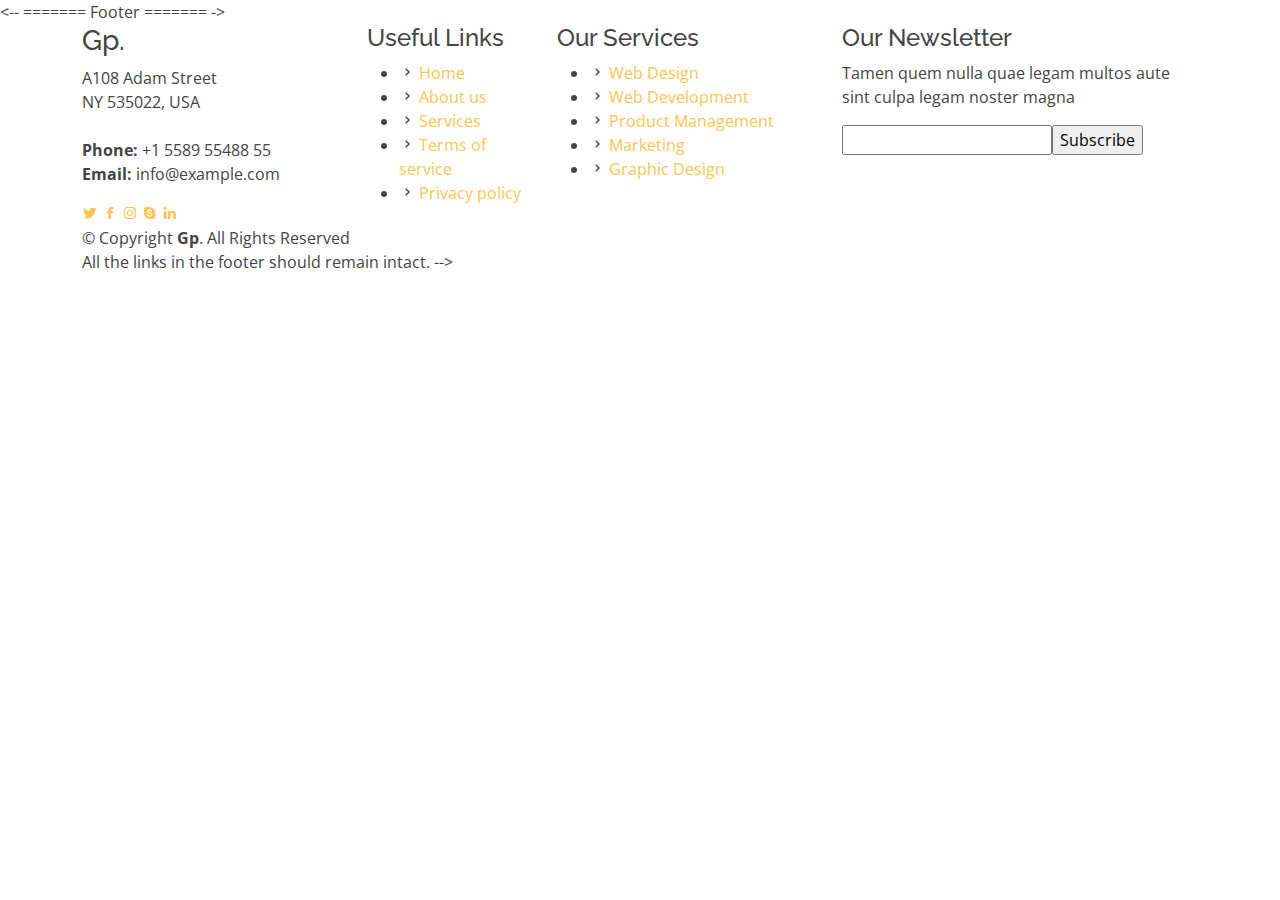
<file: pp/Gp/index.html>
<!DOCTYPE html>
<html lang="en">

<head>
  <meta charset="utf-8">
  <meta content="width=device-width, initial-scale=1.0" name="viewport">

  <title>Gp Bootstrap Template - Index</title>
  <meta content="" name="description">
  <meta content="" name="keywords">

  <!-- Favicons -->
  <link href="assets/img/favicon.png" rel="icon">
  <link href="assets/img/apple-touch-icon.png" rel="apple-touch-icon">

  <!-- Google Fonts -->
  <link href="https://fonts.googleapis.com/css?family=Open+Sans:300,300i,400,400i,600,600i,700,700i|Raleway:300,300i,400,400i,500,500i,600,600i,700,700i|Poppins:300,300i,400,400i,500,500i,600,600i,700,700i" rel="stylesheet">

  <!-- Vendor CSS Files -->
  <link href="assets/vendor/aos/aos.css" rel="stylesheet">
  <link href="assets/vendor/bootstrap/css/bootstrap.min.css" rel="stylesheet">
  <link href="assets/vendor/bootstrap-icons/bootstrap-icons.css" rel="stylesheet">
  <link href="assets/vendor/boxicons/css/boxicons.min.css" rel="stylesheet">
  <link href="assets/vendor/glightbox/css/glightbox.min.css" rel="stylesheet">
  <link href="assets/vendor/remixicon/remixicon.css" rel="stylesheet">
  <link href="assets/vendor/swiper/swiper-bundle.min.css" rel="stylesheet">

  <!-- Template Main CSS File -->
  <link href="assets/css/style.css" rel="stylesheet">

  <!-- =======================================================
  * Template Name: Gp
  * Updated: Jan 29 2024 with Bootstrap v5.3.2
  * Template URL: https://bootstrapmade.com/gp-free-multipurpose-html-bootstrap-template/
  * Author: BootstrapMade.com
  * License: https://bootstrapmade.com/license/
  ======================================================== -->
</head>

<body>


  <-- ======= Footer ======= ->
  <footer id="footer">
    <div class="footer-top">
      <div class="container">
        <div class="row">

          <div class="col-lg-3 col-md-6">
            <div class="footer-info">
              <h3>Gp<span>.</span></h3>
              <p>
                A108 Adam Street <br>
                NY 535022, USA<br><br>
                <strong>Phone:</strong> +1 5589 55488 55<br>
                <strong>Email:</strong> info@example.com<br>
              </p>
              <div class="social-links mt-3">
                <a href="#" class="twitter"><i class="bx bxl-twitter"></i></a>
                <a href="#" class="facebook"><i class="bx bxl-facebook"></i></a>
                <a href="#" class="instagram"><i class="bx bxl-instagram"></i></a>
                <a href="#" class="google-plus"><i class="bx bxl-skype"></i></a>
                <a href="#" class="linkedin"><i class="bx bxl-linkedin"></i></a>
              </div>
            </div>
          </div>

          <div class="col-lg-2 col-md-6 footer-links">
            <h4>Useful Links</h4>
            <ul>
              <li><i class="bx bx-chevron-right"></i> <a href="#">Home</a></li>
              <li><i class="bx bx-chevron-right"></i> <a href="#">About us</a></li>
              <li><i class="bx bx-chevron-right"></i> <a href="#">Services</a></li>
              <li><i class="bx bx-chevron-right"></i> <a href="#">Terms of service</a></li>
              <li><i class="bx bx-chevron-right"></i> <a href="#">Privacy policy</a></li>
            </ul>
          </div>

          <div class="col-lg-3 col-md-6 footer-links">
            <h4>Our Services</h4>
            <ul>
              <li><i class="bx bx-chevron-right"></i> <a href="#">Web Design</a></li>
              <li><i class="bx bx-chevron-right"></i> <a href="#">Web Development</a></li>
              <li><i class="bx bx-chevron-right"></i> <a href="#">Product Management</a></li>
              <li><i class="bx bx-chevron-right"></i> <a href="#">Marketing</a></li>
              <li><i class="bx bx-chevron-right"></i> <a href="#">Graphic Design</a></li>
            </ul>
          </div>

          <div class="col-lg-4 col-md-6 footer-newsletter">
            <h4>Our Newsletter</h4>
            <p>Tamen quem nulla quae legam multos aute sint culpa legam noster magna</p>
            <form action="" method="post">
              <input type="email" name="email"><input type="submit" value="Subscribe">
            </form>

          </div>

        </div>
      </div>
    </div>

    <div class="container">
      <div class="copyright">
        &copy; Copyright <strong><span>Gp</span></strong>. All Rights Reserved
      </div>
      <div class="credits">
         All the links in the footer should remain intact. -->
        <!-- You can delete the links only if you purchased the pro version. -->
        <!-- Licensing information: https://bootstrapmade.com/license/ -->
        <!-- Purchase the pro version with working PHP/AJAX contact form: https://bootstrapmade.com/gp-free-multipurpose-html-bootstrap-template/ ->
        Designed by <a href="https://bootstrapmade.com/">BootstrapMade</a>
      </div>
    </div>
  </footer><-- End Footer ->

  <div id="preloader"></div>
  <a href="#" class="back-to-top d-flex align-items-center justify-content-center"><i class="bi bi-arrow-up-short"></i></a>-->

  <!-- Vendor JS Files -->
  <script src="assets/vendor/purecounter/purecounter_vanilla.js"></script>
  <script src="assets/vendor/aos/aos.js"></script>
  <script src="assets/vendor/bootstrap/js/bootstrap.bundle.min.js"></script>
  <script src="assets/vendor/glightbox/js/glightbox.min.js"></script>
  <script src="assets/vendor/isotope-layout/isotope.pkgd.min.js"></script>
  <script src="assets/vendor/swiper/swiper-bundle.min.js"></script>
  <script src="assets/vendor/php-email-form/validate.js"></script>

  <!-- Template Main JS File -->
  <script src="assets/js/main.js"></script>

</body>

</html>
</file>
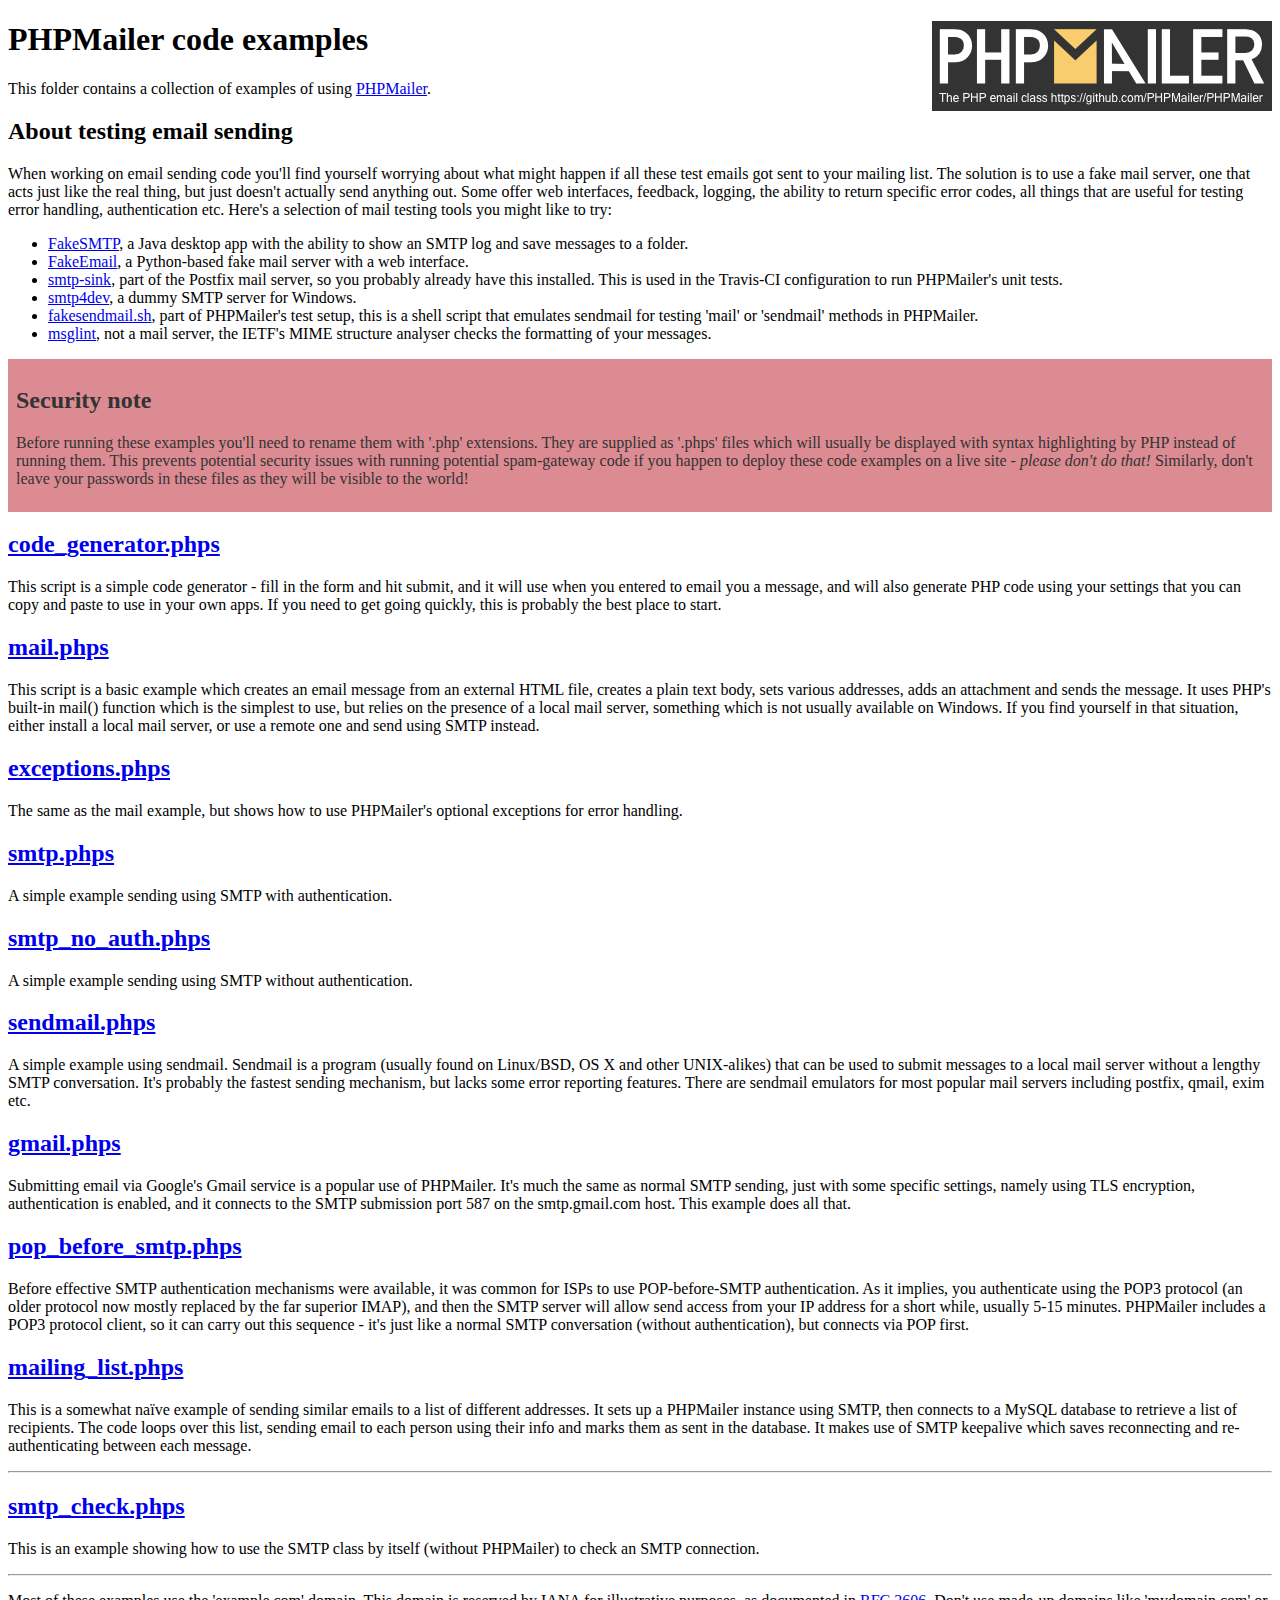
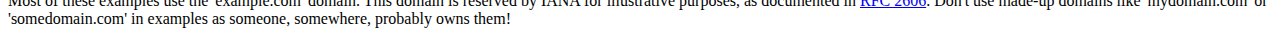
<file: SMTP/examples/index.html>
<!DOCTYPE html>
<html>
<head>
	<meta charset="UTF-8">
	<title>PHPMailer Examples</title>
</head>
<body>
<h1>PHPMailer code examples<a href="https://github.com/PHPMailer/PHPMailer"><img src="images/phpmailer.png" style="float:right; border:0;" alt="PHPMailer logo"></a></h1>
<p>This folder contains a collection of examples of using <a href="https://github.com/PHPMailer/PHPMailer">PHPMailer</a>.</p>
<h2>About testing email sending</h2>
<p>When working on email sending code you'll find yourself worrying about what might happen if all these test emails got sent to your mailing list. The solution is to use a fake mail server, one that acts just like the real thing, but just doesn't actually send anything out. Some offer web interfaces, feedback, logging, the ability to return specific error codes, all things that are useful for testing error handling, authentication etc. Here's a selection of mail testing tools you might like to try:</p>
<ul>
  <li><a href="https://github.com/Nilhcem/FakeSMTP">FakeSMTP</a>, a Java desktop app with the ability to show an SMTP log and save messages to a folder. </li>
  <li><a href="https://github.com/isotoma/FakeEmail">FakeEmail</a>, a Python-based fake mail server with a web interface.</li>
  <li><a href="http://www.postfix.org/smtp-sink.1.html">smtp-sink</a>, part of the Postfix mail server, so you probably already have this installed. This is used in the Travis-CI configuration to run PHPMailer's unit tests.</li>
  <li><a href="http://smtp4dev.codeplex.com">smtp4dev</a>, a dummy SMTP server for Windows.</li>
  <li><a href="https://github.com/PHPMailer/PHPMailer/blob/master/test/fakesendmail.sh">fakesendmail.sh</a>, part of PHPMailer's test setup, this is a shell script that emulates sendmail for testing 'mail' or 'sendmail' methods in PHPMailer.</li>
  <li><a href="http://tools.ietf.org/tools/msglint/">msglint</a>, not a mail server, the IETF's MIME structure analyser checks the formatting of your messages.</li>
</ul>
<div style="padding: 8px; color: #333333; background-color: #dc8b92">
<h2>Security note</h2>
<p>Before running these examples you'll need to rename them with '.php' extensions. They are supplied as '.phps' files which will usually be displayed with syntax highlighting by PHP instead of running them. This prevents potential security issues with running potential spam-gateway code if you happen to deploy these code examples on a live site - <em>please don't do that!</em> Similarly, don't leave your passwords in these files as they will be visible to the world!</p>
</div>
<h2><a href="code_generator.phps">code_generator.phps</a></h2>
<p>This script is a simple code generator - fill in the form and hit submit, and it will use when you entered to email you a message, and will also generate PHP code using your settings that you can copy and paste to use in your own apps. If you need to get going quickly, this is probably the best place to start.</p>
<h2><a href="mail.phps">mail.phps</a></h2>
<p>This script is a basic example which creates an email message from an external HTML file, creates a plain text body, sets various addresses, adds an attachment and sends the message. It uses PHP's built-in mail() function which is the simplest to use, but relies on the presence of a local mail server, something which is not usually available on Windows. If you find yourself in that situation, either install a local mail server, or use a remote one and send using SMTP instead.</p>
<h2><a href="exceptions.phps">exceptions.phps</a></h2>
<p>The same as the mail example, but shows how to use PHPMailer's optional exceptions for error handling.</p>
<h2><a href="smtp.phps">smtp.phps</a></h2>
<p>A simple example sending using SMTP with authentication.</p>
<h2><a href="smtp_no_auth.phps">smtp_no_auth.phps</a></h2>
<p>A simple example sending using SMTP without authentication.</p>
<h2><a href="sendmail.phps">sendmail.phps</a></h2>
<p>A simple example using sendmail. Sendmail is a program (usually found on Linux/BSD, OS X and other UNIX-alikes) that can be used to submit messages to a local mail server without a lengthy SMTP conversation. It's probably the fastest sending mechanism, but lacks some error reporting features. There are sendmail emulators for most popular mail servers including postfix, qmail, exim etc.</p>
<h2><a href="gmail.phps">gmail.phps</a></h2>
<p>Submitting email via Google's Gmail service is a popular use of PHPMailer. It's much the same as normal SMTP sending, just with some specific settings, namely using TLS encryption, authentication is enabled, and it connects to the SMTP submission port 587 on the smtp.gmail.com host. This example does all that.</p>
<h2><a href="pop_before_smtp.phps">pop_before_smtp.phps</a></h2>
<p>Before effective SMTP authentication mechanisms were available, it was common for ISPs to use POP-before-SMTP authentication. As it implies, you authenticate using the POP3 protocol (an older protocol now mostly replaced by the far superior IMAP), and then the SMTP server will allow send access from your IP address for a short while, usually 5-15 minutes. PHPMailer includes a POP3 protocol client, so it can carry out this sequence - it's just like a normal SMTP conversation (without authentication), but connects via POP first.</p>
<h2><a href="mailing_list.phps">mailing_list.phps</a></h2>
<p>This is a somewhat naïve example of sending similar emails to a list of different addresses. It sets up a PHPMailer instance using SMTP, then connects to a MySQL database to retrieve a list of recipients. The code loops over this list, sending email to each person using their info and marks them as sent in the database. It makes use of SMTP keepalive which saves reconnecting and re-authenticating between each message.</p>
<hr>
<h2><a href="smtp_check.phps">smtp_check.phps</a></h2>
<p>This is an example showing how to use the SMTP class by itself (without PHPMailer) to check an SMTP connection.</p>
<hr>
<p>Most of these examples use the 'example.com' domain. This domain is reserved by IANA for illustrative purposes, as documented in <a href="http://tools.ietf.org/html/rfc2606">RFC 2606</a>. Don't use made-up domains like 'mydomain.com' or 'somedomain.com' in examples as someone, somewhere, probably owns them!</p>
</body>
</html>
</file>
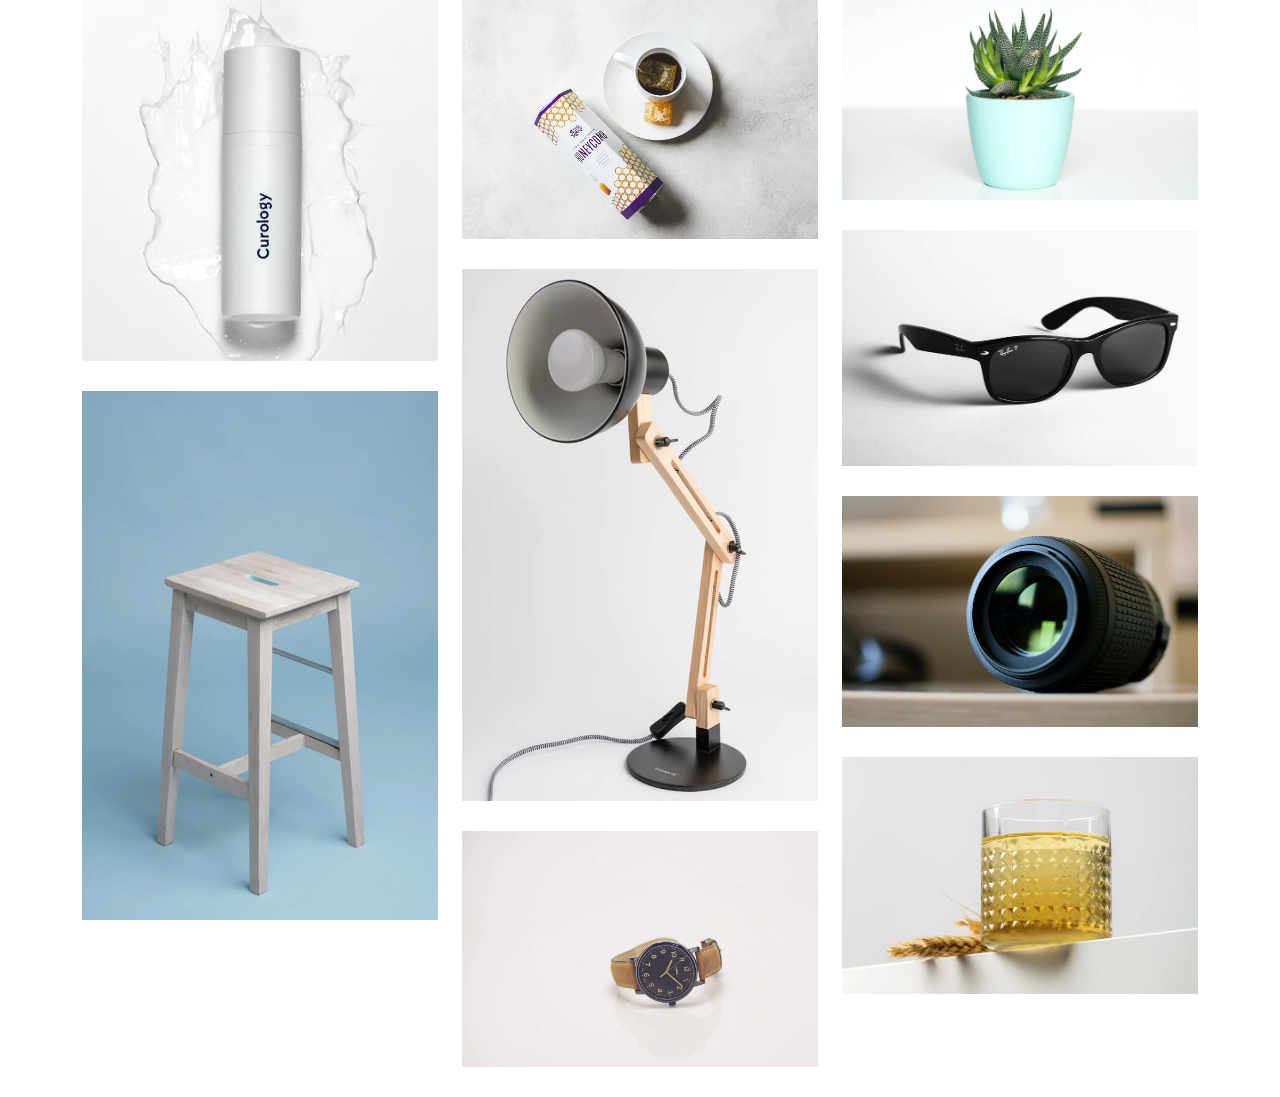
<file: theatre/pp/Gp/index.html>
<!DOCTYPE html>
<html lang="en">

<head>
  <meta charset="utf-8">
  <meta content="width=device-width, initial-scale=1.0" name="viewport">

  <title>Gp Bootstrap Template - Index</title>
  <meta content="" name="description">
  <meta content="" name="keywords">

  <!-- Favicons -->
  <link href="assets/img/favicon.png" rel="icon">
  <link href="assets/img/apple-touch-icon.png" rel="apple-touch-icon">

  <!-- Google Fonts -->
  <link href="https://fonts.googleapis.com/css?family=Open+Sans:300,300i,400,400i,600,600i,700,700i|Raleway:300,300i,400,400i,500,500i,600,600i,700,700i|Poppins:300,300i,400,400i,500,500i,600,600i,700,700i" rel="stylesheet">

  <!-- Vendor CSS Files -->
  <link href="assets/vendor/aos/aos.css" rel="stylesheet">
  <link href="assets/vendor/bootstrap/css/bootstrap.min.css" rel="stylesheet">
  <link href="assets/vendor/bootstrap-icons/bootstrap-icons.css" rel="stylesheet">
  <link href="assets/vendor/boxicons/css/boxicons.min.css" rel="stylesheet">
  <link href="assets/vendor/glightbox/css/glightbox.min.css" rel="stylesheet">
  <link href="assets/vendor/remixicon/remixicon.css" rel="stylesheet">
  <link href="assets/vendor/swiper/swiper-bundle.min.css" rel="stylesheet">

  <!-- Template Main CSS File -->
  <link href="assets/css/style.css" rel="stylesheet">

  <!-- =======================================================
  * Template Name: Gp
  * Updated: Jan 29 2024 with Bootstrap v5.3.2
  * Template URL: https://bootstrapmade.com/gp-free-multipurpose-html-bootstrap-template/
  * Author: BootstrapMade.com
  * License: https://bootstrapmade.com/license/
  ======================================================== -->
</head>

<body>

  <!-- ======= Header ======= -
  <header id="header" class="fixed-top ">
    <div class="container d-flex align-items-center justify-content-lg-between">

      <h1 class="logo me-auto me-lg-0"><a href="index.html">Gp<span>.</span></a></h1>
       Uncomment below if you prefer to use an image logo -->
      <!-- <a href="index.html" class="logo me-auto me-lg-0"><img src="assets/img/logo.png" alt="" class="img-fluid"></a>-

      <nav id="navbar" class="navbar order-last order-lg-0">
        <ul>
          <li><a class="nav-link scrollto active" href="#hero">Home</a></li>
          <li><a class="nav-link scrollto" href="#about">About</a></li>
          <li><a class="nav-link scrollto" href="#services">Services</a></li>
          <li><a class="nav-link scrollto " href="#portfolio">Portfolio</a></li>
          <li><a class="nav-link scrollto" href="#team">Team</a></li>
          <li class="dropdown"><a href="#"><span>Drop Down</span> <i class="bi bi-chevron-down"></i></a>
            <ul>
              <li><a href="#">Drop Down 1</a></li>
              <li class="dropdown"><a href="#"><span>Deep Drop Down</span> <i class="bi bi-chevron-right"></i></a>
                <ul>
                  <li><a href="#">Deep Drop Down 1</a></li>
                  <li><a href="#">Deep Drop Down 2</a></li>
                  <li><a href="#">Deep Drop Down 3</a></li>
                  <li><a href="#">Deep Drop Down 4</a></li>
                  <li><a href="#">Deep Drop Down 5</a></li>
                </ul>
              </li>
              <li><a href="#">Drop Down 2</a></li>
              <li><a href="#">Drop Down 3</a></li>
              <li><a href="#">Drop Down 4</a></li>
            </ul>
          </li>
          <li><a class="nav-link scrollto" href="#contact">Contact</a></li>
        </ul>
        <i class="bi bi-list mobile-nav-toggle"></i>
      </nav><!- .navbar -

      <a href="#about" class="get-started-btn scrollto">Get Started</a>

    </div>
  </header><- End Header -->

  <!-- ======= Hero Section ======= -
  <section id="hero" class="d-flex align-items-center justify-content-center">
    <div class="container" data-aos="fade-up">

      <div class="row justify-content-center" data-aos="fade-up" data-aos-delay="150">
        <div class="col-xl-6 col-lg-8">
          <h1>Powerful Digital Solutions With Gp<span>.</span></h1>
          <h2>We are team of talented digital marketers</h2>
        </div>
      </div>

      <div class="row gy-4 mt-5 justify-content-center" data-aos="zoom-in" data-aos-delay="250">
        <div class="col-xl-2 col-md-4">
          <div class="icon-box">
            <i class="ri-store-line"></i>
            <h3><a href="">Lorem Ipsum</a></h3>
          </div>
        </div>
        <div class="col-xl-2 col-md-4">
          <div class="icon-box">
            <i class="ri-bar-chart-box-line"></i>
            <h3><a href="">Dolor Sitema</a></h3>
          </div>
        </div>
        <div class="col-xl-2 col-md-4">
          <div class="icon-box">
            <i class="ri-calendar-todo-line"></i>
            <h3><a href="">Sedare Perspiciatis</a></h3>
          </div>
        </div>
        <div class="col-xl-2 col-md-4">
          <div class="icon-box">
            <i class="ri-paint-brush-line"></i>
            <h3><a href="">Magni Dolores</a></h3>
          </div>
        </div>
        <div class="col-xl-2 col-md-4">
          <div class="icon-box">
            <i class="ri-database-2-line"></i>
            <h3><a href="">Nemos Enimade</a></h3>
          </div>
        </div>
      </div>

    </div>
  </section><- End Hero -->

  <main id="main">

    <!-- ======= About Section ======= -
    <section id="about" class="about">
      <div class="container" data-aos="fade-up">

        <div class="row">
          <div class="col-lg-6 order-1 order-lg-2" data-aos="fade-left" data-aos-delay="100">
            <img src="assets/img/about.jpg" class="img-fluid" alt="">
          </div>
          <div class="col-lg-6 pt-4 pt-lg-0 order-2 order-lg-1 content" data-aos="fade-right" data-aos-delay="100">
            <h3>Voluptatem dignissimos provident quasi corporis voluptates sit assumenda.</h3>
            <p class="fst-italic">
              Lorem ipsum dolor sit amet, consectetur adipiscing elit, sed do eiusmod tempor incididunt ut labore et dolore
              magna aliqua.
            </p>
            <ul>
              <li><i class="ri-check-double-line"></i> Ullamco laboris nisi ut aliquip ex ea commodo consequat.</li>
              <li><i class="ri-check-double-line"></i> Duis aute irure dolor in reprehenderit in voluptate velit.</li>
              <li><i class="ri-check-double-line"></i> Ullamco laboris nisi ut aliquip ex ea commodo consequat. Duis aute irure dolor in reprehenderit in voluptate trideta storacalaperda mastiro dolore eu fugiat nulla pariatur.</li>
            </ul>
            <p>
              Ullamco laboris nisi ut aliquip ex ea commodo consequat. Duis aute irure dolor in reprehenderit in voluptate
              velit esse cillum dolore eu fugiat nulla pariatur. Excepteur sint occaecat cupidatat non proident
            </p>
          </div>
        </div>

      </div>
    </section><- End About Section -->

    <!-- ======= Clients Section ======= -
    <section id="clients" class="clients">
      <div class="container" data-aos="zoom-in">

        <div class="clients-slider swiper">
          <div class="swiper-wrapper align-items-center">
            <div class="swiper-slide"><img src="assets/img/clients/client-1.png" class="img-fluid" alt=""></div>
            <div class="swiper-slide"><img src="assets/img/clients/client-2.png" class="img-fluid" alt=""></div>
            <div class="swiper-slide"><img src="assets/img/clients/client-3.png" class="img-fluid" alt=""></div>
            <div class="swiper-slide"><img src="assets/img/clients/client-4.png" class="img-fluid" alt=""></div>
            <div class="swiper-slide"><img src="assets/img/clients/client-5.png" class="img-fluid" alt=""></div>
            <div class="swiper-slide"><img src="assets/img/clients/client-6.png" class="img-fluid" alt=""></div>
            <div class="swiper-slide"><img src="assets/img/clients/client-7.png" class="img-fluid" alt=""></div>
            <div class="swiper-slide"><img src="assets/img/clients/client-8.png" class="img-fluid" alt=""></div>
          </div>
          <div class="swiper-pagination"></div>
        </div>

      </div>
    </section
     End Clients Section -->

    <!-- ======= Features Section ======= -
    <section id="features" class="features">
      <div class="container" data-aos="fade-up">

        <div class="row">
          <div class="image col-lg-6" style='background-image: url("assets/img/features.jpg");' data-aos="fade-right"></div>
          <div class="col-lg-6" data-aos="fade-left" data-aos-delay="100">
            <div class="icon-box mt-5 mt-lg-0" data-aos="zoom-in" data-aos-delay="150">
              <i class="bx bx-receipt"></i>
              <h4>Est labore ad</h4>
              <p>Consequuntur sunt aut quasi enim aliquam quae harum pariatur laboris nisi ut aliquip</p>
            </div>
            <div class="icon-box mt-5" data-aos="zoom-in" data-aos-delay="150">
              <i class="bx bx-cube-alt"></i>
              <h4>Harum esse qui</h4>
              <p>Excepteur sint occaecat cupidatat non proident, sunt in culpa qui officia deserunt</p>
            </div>
            <div class="icon-box mt-5" data-aos="zoom-in" data-aos-delay="150">
              <i class="bx bx-images"></i>
              <h4>Aut occaecati</h4>
              <p>Aut suscipit aut cum nemo deleniti aut omnis. Doloribus ut maiores omnis facere</p>
            </div>
            <div class="icon-box mt-5" data-aos="zoom-in" data-aos-delay="150">
              <i class="bx bx-shield"></i>
              <h4>Beatae veritatis</h4>
              <p>Expedita veritatis consequuntur nihil tempore laudantium vitae denat pacta</p>
            </div>
          </div>
        </div>

      </div>
    </section>
    -- End Features Section -->

    <!-- ======= Services Section ======= -
    <section id="services" class="services">
      <div class="container" data-aos="fade-up">

        <div class="section-title">
          <h2>Services</h2>
          <p>Check our Services</p>
        </div>

        <div class="row">
          <div class="col-lg-4 col-md-6 d-flex align-items-stretch" data-aos="zoom-in" data-aos-delay="100">
            <div class="icon-box">
              <div class="icon"><i class="bx bxl-dribbble"></i></div>
              <h4><a href="">Lorem Ipsum</a></h4>
              <p>Voluptatum deleniti atque corrupti quos dolores et quas molestias excepturi</p>
            </div>
          </div>

          <div class="col-lg-4 col-md-6 d-flex align-items-stretch mt-4 mt-md-0" data-aos="zoom-in" data-aos-delay="200">
            <div class="icon-box">
              <div class="icon"><i class="bx bx-file"></i></div>
              <h4><a href="">Sed ut perspiciatis</a></h4>
              <p>Duis aute irure dolor in reprehenderit in voluptate velit esse cillum dolore</p>
            </div>
          </div>

          <div class="col-lg-4 col-md-6 d-flex align-items-stretch mt-4 mt-lg-0" data-aos="zoom-in" data-aos-delay="300">
            <div class="icon-box">
              <div class="icon"><i class="bx bx-tachometer"></i></div>
              <h4><a href="">Magni Dolores</a></h4>
              <p>Excepteur sint occaecat cupidatat non proident, sunt in culpa qui officia</p>
            </div>
          </div>

          <div class="col-lg-4 col-md-6 d-flex align-items-stretch mt-4" data-aos="zoom-in" data-aos-delay="100">
            <div class="icon-box">
              <div class="icon"><i class="bx bx-world"></i></div>
              <h4><a href="">Nemo Enim</a></h4>
              <p>At vero eos et accusamus et iusto odio dignissimos ducimus qui blanditiis</p>
            </div>
          </div>

          <div class="col-lg-4 col-md-6 d-flex align-items-stretch mt-4" data-aos="zoom-in" data-aos-delay="200">
            <div class="icon-box">
              <div class="icon"><i class="bx bx-slideshow"></i></div>
              <h4><a href="">Dele cardo</a></h4>
              <p>Quis consequatur saepe eligendi voluptatem consequatur dolor consequuntur</p>
            </div>
          </div>

          <div class="col-lg-4 col-md-6 d-flex align-items-stretch mt-4" data-aos="zoom-in" data-aos-delay="300">
            <div class="icon-box">
              <div class="icon"><i class="bx bx-arch"></i></div>
              <h4><a href="">Divera don</a></h4>
              <p>Modi nostrum vel laborum. Porro fugit error sit minus sapiente sit aspernatur</p>
            </div>
          </div>

        </div>

      </div>
    </section>
   End Services Section -->

    <!-- ======= Cta Section ======= 
    <section id="cta" class="cta">
      <div class="container" data-aos="zoom-in">

        <div class="text-center">
          <h3>Call To Action</h3>
          <p> Duis aute irure dolor in reprehenderit in voluptate velit esse cillum dolore eu fugiat nulla pariatur. Excepteur sint occaecat cupidatat non proident, sunt in culpa qui officia deserunt mollit anim id est laborum.</p>
          <a class="cta-btn" href="#">Call To Action</a>
        </div>

      </div>
    </section>
    End Cta Section -->

    <!-- ======= Portfolio Section ======= -->
    <section id="portfolio" class="portfolio">
      <div class="container" data-aos="fade-up">

        

        <div class="row portfolio-container" data-aos="fade-up" data-aos-delay="200">

          <div class="col-lg-4 col-md-6 portfolio-item filter-app">
            <div class="portfolio-wrap">
              <img src="assets/img/portfolio/portfolio-1.jpg" class="img-fluid" alt="">
              <div class="portfolio-info">
                <h4>App 1</h4>
                <p>App</p>
                <div class="portfolio-links">
                  <a href="assets/img/portfolio/portfolio-1.jpg" data-gallery="portfolioGallery" class="portfolio-lightbox" title="App 1"><i class="bx bx-plus"></i></a>
                  <a href="portfolio-details.html" title="More Details"><i class="bx bx-link"></i></a>
                </div>
              </div>
            </div>
          </div>

          <div class="col-lg-4 col-md-6 portfolio-item filter-web">
            <div class="portfolio-wrap">
              <img src="assets/img/portfolio/portfolio-2.jpg" class="img-fluid" alt="">
              <div class="portfolio-info">
                <h4>Web 3</h4>
                <p>Web</p>
                <div class="portfolio-links">
                  <a href="assets/img/portfolio/portfolio-2.jpg" data-gallery="portfolioGallery" class="portfolio-lightbox" title="Web 3"><i class="bx bx-plus"></i></a>
                  <a href="portfolio-details.html" title="More Details"><i class="bx bx-link"></i></a>
                </div>
              </div>
            </div>
          </div>

          <div class="col-lg-4 col-md-6 portfolio-item filter-app">
            <div class="portfolio-wrap">
              <img src="assets/img/portfolio/portfolio-3.jpg" class="img-fluid" alt="">
              <div class="portfolio-info">
                <h4>App 2</h4>
                <p>App</p>
                <div class="portfolio-links">
                  <a href="assets/img/portfolio/portfolio-3.jpg" data-gallery="portfolioGallery" class="portfolio-lightbox" title="App 2"><i class="bx bx-plus"></i></a>
                  <a href="portfolio-details.html" title="More Details"><i class="bx bx-link"></i></a>
                </div>
              </div>
            </div>
          </div>

          <div class="col-lg-4 col-md-6 portfolio-item filter-card">
            <div class="portfolio-wrap">
              <img src="assets/img/portfolio/portfolio-4.jpg" class="img-fluid" alt="">
              <div class="portfolio-info">
                <h4>Card 2</h4>
                <p>Card</p>
                <div class="portfolio-links">
                  <a href="assets/img/portfolio/portfolio-4.jpg" data-gallery="portfolioGallery" class="portfolio-lightbox" title="Card 2"><i class="bx bx-plus"></i></a>
                  <a href="portfolio-details.html" title="More Details"><i class="bx bx-link"></i></a>
                </div>
              </div>
            </div>
          </div>

          <div class="col-lg-4 col-md-6 portfolio-item filter-web">
            <div class="portfolio-wrap">
              <img src="assets/img/portfolio/portfolio-5.jpg" class="img-fluid" alt="">
              <div class="portfolio-info">
                <h4>Web 2</h4>
                <p>Web</p>
                <div class="portfolio-links">
                  <a href="assets/img/portfolio/portfolio-5.jpg" data-gallery="portfolioGallery" class="portfolio-lightbox" title="Web 2"><i class="bx bx-plus"></i></a>
                  <a href="portfolio-details.html" title="More Details"><i class="bx bx-link"></i></a>
                </div>
              </div>
            </div>
          </div>

          <div class="col-lg-4 col-md-6 portfolio-item filter-app">
            <div class="portfolio-wrap">
              <img src="assets/img/portfolio/portfolio-6.jpg" class="img-fluid" alt="">
              <div class="portfolio-info">
                <h4>App 3</h4>
                <p>App</p>
                <div class="portfolio-links">
                  <a href="assets/img/portfolio/portfolio-6.jpg" data-gallery="portfolioGallery" class="portfolio-lightbox" title="App 3"><i class="bx bx-plus"></i></a>
                  <a href="portfolio-details.html" title="More Details"><i class="bx bx-link"></i></a>
                </div>
              </div>
            </div>
          </div>

          <div class="col-lg-4 col-md-6 portfolio-item filter-card">
            <div class="portfolio-wrap">
              <img src="assets/img/portfolio/portfolio-7.jpg" class="img-fluid" alt="">
              <div class="portfolio-info">
                <h4>Card 1</h4>
                <p>Card</p>
                <div class="portfolio-links">
                  <a href="assets/img/portfolio/portfolio-7.jpg" data-gallery="portfolioGallery" class="portfolio-lightbox" title="Card 1"><i class="bx bx-plus"></i></a>
                  <a href="portfolio-details.html" title="More Details"><i class="bx bx-link"></i></a>
                </div>
              </div>
            </div>
          </div>

          <div class="col-lg-4 col-md-6 portfolio-item filter-card">
            <div class="portfolio-wrap">
              <img src="assets/img/portfolio/portfolio-8.jpg" class="img-fluid" alt="">
              <div class="portfolio-info">
                <h4>Card 3</h4>
                <p>Card</p>
                <div class="portfolio-links">
                  <a href="assets/img/portfolio/portfolio-8.jpg" data-gallery="portfolioGallery" class="portfolio-lightbox" title="Card 3"><i class="bx bx-plus"></i></a>
                  <a href="portfolio-details.html" title="More Details"><i class="bx bx-link"></i></a>
                </div>
              </div>
            </div>
          </div>

          <div class="col-lg-4 col-md-6 portfolio-item filter-web">
            <div class="portfolio-wrap">
              <img src="assets/img/portfolio/portfolio-9.jpg" class="img-fluid" alt="">
              <div class="portfolio-info">
                <h4>Web 3</h4>
                <p>Web</p>
                <div class="portfolio-links">
                  <a href="assets/img/portfolio/portfolio-9.jpg" data-gallery="portfolioGallery" class="portfolio-lightbox" title="Web 3"><i class="bx bx-plus"></i></a>
                  <a href="portfolio-details.html" title="More Details"><i class="bx bx-link"></i></a>
                </div>
              </div>
            </div>
          </div>

        </div>

      </div>
    </section><!-- End Portfolio Section -->

    <!-- ======= Counts Section ======= ->
    <section id="counts" class="counts">
      <div class="container" data-aos="fade-up">

        <div class="row no-gutters">
          <div class="image col-xl-5 d-flex align-items-stretch justify-content-center justify-content-lg-start" data-aos="fade-right" data-aos-delay="100"></div>
          <div class="col-xl-7 ps-4 ps-lg-5 pe-4 pe-lg-1 d-flex align-items-stretch" data-aos="fade-left" data-aos-delay="100">
            <div class="content d-flex flex-column justify-content-center">
              <h3>Voluptatem dignissimos provident quasi</h3>
              <p>
                Lorem ipsum dolor sit amet, consectetur adipiscing elit, sed do eiusmod tempor incididunt ut labore et dolore magna aliqua. Duis aute irure dolor in reprehenderit
              </p>
              <div class="row">
                <div class="col-md-6 d-md-flex align-items-md-stretch">
                  <div class="count-box">
                    <i class="bi bi-emoji-smile"></i>
                    <span data-purecounter-start="0" data-purecounter-end="65" data-purecounter-duration="2" class="purecounter"></span>
                    <p><strong>Happy Clients</strong> consequuntur voluptas nostrum aliquid ipsam architecto ut.</p>
                  </div>
                </div>

                <div class="col-md-6 d-md-flex align-items-md-stretch">
                  <div class="count-box">
                    <i class="bi bi-journal-richtext"></i>
                    <span data-purecounter-start="0" data-purecounter-end="85" data-purecounter-duration="2" class="purecounter"></span>
                    <p><strong>Projects</strong> adipisci atque cum quia aspernatur totam laudantium et quia dere tan</p>
                  </div>
                </div>

                <div class="col-md-6 d-md-flex align-items-md-stretch">
                  <div class="count-box">
                    <i class="bi bi-clock"></i>
                    <span data-purecounter-start="0" data-purecounter-end="35" data-purecounter-duration="4" class="purecounter"></span>
                    <p><strong>Years of experience</strong> aut commodi quaerat modi aliquam nam ducimus aut voluptate non vel</p>
                  </div>
                </div>

                <div class="col-md-6 d-md-flex align-items-md-stretch">
                  <div class="count-box">
                    <i class="bi bi-award"></i>
                    <span data-purecounter-start="0" data-purecounter-end="20" data-purecounter-duration="4" class="purecounter"></span>
                    <p><strong>Awards</strong> rerum asperiores dolor alias quo reprehenderit eum et nemo pad der</p>
                  </div>
                </div>
              </div>
            </div><-- End .content
          </div>
        </div>

      </div>
    </section><!- End Counts Section -->

    <!-- ======= Testimonials Section ======= ->
    <section id="testimonials" class="testimonials">
      <div class="container" data-aos="zoom-in">

        <div class="testimonials-slider swiper" data-aos="fade-up" data-aos-delay="100">
          <div class="swiper-wrapper">

            <div class="swiper-slide">
              <div class="testimonial-item">
                <img src="assets/img/testimonials/testimonials-1.jpg" class="testimonial-img" alt="">
                <h3>Saul Goodman</h3>
                <h4>Ceo &amp; Founder</h4>
                <p>
                  <i class="bx bxs-quote-alt-left quote-icon-left"></i>
                  Proin iaculis purus consequat sem cure digni ssim donec porttitora entum suscipit rhoncus. Accusantium quam, ultricies eget id, aliquam eget nibh et. Maecen aliquam, risus at semper.
                  <i class="bx bxs-quote-alt-right quote-icon-right"></i>
                </p>
              </div>
            </div><!- End testimonial item ->

            <div class="swiper-slide">
              <div class="testimonial-item">
                <img src="assets/img/testimonials/testimonials-2.jpg" class="testimonial-img" alt="">
                <h3>Sara Wilsson</h3>
                <h4>Designer</h4>
                <p>
                  <i class="bx bxs-quote-alt-left quote-icon-left"></i>
                  Export tempor illum tamen malis malis eram quae irure esse labore quem cillum quid cillum eram malis quorum velit fore eram velit sunt aliqua noster fugiat irure amet legam anim culpa.
                  <i class="bx bxs-quote-alt-right quote-icon-right"></i>
                </p>
              </div>
            </div><!- End testimonial item ->

            <div class="swiper-slide">
              <div class="testimonial-item">
                <img src="assets/img/testimonials/testimonials-3.jpg" class="testimonial-img" alt="">
                <h3>Jena Karlis</h3>
                <h4>Store Owner</h4>
                <p>
                  <i class="bx bxs-quote-alt-left quote-icon-left"></i>
                  Enim nisi quem export duis labore cillum quae magna enim sint quorum nulla quem veniam duis minim tempor labore quem eram duis noster aute amet eram fore quis sint minim.
                  <i class="bx bxs-quote-alt-right quote-icon-right"></i>
                </p>
              </div>
            </div End testimonial item ->

            <div class="swiper-slide">
              <div class="testimonial-item">
                <img src="assets/img/testimonials/testimonials-4.jpg" class="testimonial-img" alt="">
                <h3>Matt Brandon</h3>
                <h4>Freelancer</h4>
                <p>
                  <i class="bx bxs-quote-alt-left quote-icon-left"></i>
                  Fugiat enim eram quae cillum dolore dolor amet nulla culpa multos export minim fugiat minim velit minim dolor enim duis veniam ipsum anim magna sunt elit fore quem dolore labore illum veniam.
                  <i class="bx bxs-quote-alt-right quote-icon-right"></i>
                </p>
              </div>
            </div><-- End testimonial item 

            <div class="swiper-slide">
              <div class="testimonial-item">
                <img src="assets/img/testimonials/testimonials-5.jpg" class="testimonial-img" alt="">
                <h3>John Larson</h3>
                <h4>Entrepreneur</h4>
                <p>
                  <i class="bx bxs-quote-alt-left quote-icon-left"></i>
                  Quis quorum aliqua sint quem legam fore sunt eram irure aliqua veniam tempor noster veniam enim culpa labore duis sunt culpa nulla illum cillum fugiat legam esse veniam culpa fore nisi cillum quid.
                  <i class="bx bxs-quote-alt-right quote-icon-right"></i>
                </p>
              </div>
            </div><-- End testimonial item ->
          </div>
          <div class="swiper-pagination"></div>
        </div>

      </div>
    </section><-- End Testimonials Section -->

    <!-- ======= Team Section ======= ->
    <section id="team" class="team">
      <div class="container" data-aos="fade-up">

        <div class="section-title">
          <h2>Team</h2>
          <p>Check our Team</p>
        </div>

        <div class="row">

          <div class="col-lg-3 col-md-6 d-flex align-items-stretch">
            <div class="member" data-aos="fade-up" data-aos-delay="100">
              <div class="member-img">
                <img src="assets/img/team/team-1.jpg" class="img-fluid" alt="">
                <div class="social">
                  <a href=""><i class="bi bi-twitter"></i></a>
                  <a href=""><i class="bi bi-facebook"></i></a>
                  <a href=""><i class="bi bi-instagram"></i></a>
                  <a href=""><i class="bi bi-linkedin"></i></a>
                </div>
              </div>
              <div class="member-info">
                <h4>Walter White</h4>
                <span>Chief Executive Officer</span>
              </div>
            </div>
          </div>

          <div class="col-lg-3 col-md-6 d-flex align-items-stretch">
            <div class="member" data-aos="fade-up" data-aos-delay="200">
              <div class="member-img">
                <img src="assets/img/team/team-2.jpg" class="img-fluid" alt="">
                <div class="social">
                  <a href=""><i class="bi bi-twitter"></i></a>
                  <a href=""><i class="bi bi-facebook"></i></a>
                  <a href=""><i class="bi bi-instagram"></i></a>
                  <a href=""><i class="bi bi-linkedin"></i></a>
                </div>
              </div>
              <div class="member-info">
                <h4>Sarah Jhonson</h4>
                <span>Product Manager</span>
              </div>
            </div>
          </div>

          <div class="col-lg-3 col-md-6 d-flex align-items-stretch">
            <div class="member" data-aos="fade-up" data-aos-delay="300">
              <div class="member-img">
                <img src="assets/img/team/team-3.jpg" class="img-fluid" alt="">
                <div class="social">
                  <a href=""><i class="bi bi-twitter"></i></a>
                  <a href=""><i class="bi bi-facebook"></i></a>
                  <a href=""><i class="bi bi-instagram"></i></a>
                  <a href=""><i class="bi bi-linkedin"></i></a>
                </div>
              </div>
              <div class="member-info">
                <h4>William Anderson</h4>
                <span>CTO</span>
              </div>
            </div>
          </div>

          <div class="col-lg-3 col-md-6 d-flex align-items-stretch">
            <div class="member" data-aos="fade-up" data-aos-delay="400">
              <div class="member-img">
                <img src="assets/img/team/team-4.jpg" class="img-fluid" alt="">
                <div class="social">
                  <a href=""><i class="bi bi-twitter"></i></a>
                  <a href=""><i class="bi bi-facebook"></i></a>
                  <a href=""><i class="bi bi-instagram"></i></a>
                  <a href=""><i class="bi bi-linkedin"></i></a>
                </div>
              </div>
              <div class="member-info">
                <h4>Amanda Jepson</h4>
                <span>Accountant</span>
              </div>
            </div>
          </div>

        </div>

      </div>
    </section><!- End Team Section ->

    <-- ======= Contact Section ======= ->
    <section id="contact" class="contact">
      <div class="container" data-aos="fade-up">

        <div class="section-title">
          <h2>Contact</h2>
          <p>Contact Us</p>
        </div>

        <div>
          <iframe style="border:0; width: 100%; height: 270px;" src="https://www.google.com/maps/embed?pb=!1m14!1m8!1m3!1d12097.433213460943!2d-74.0062269!3d40.7101282!3m2!1i1024!2i768!4f13.1!3m3!1m2!1s0x0%3A0xb89d1fe6bc499443!2sDowntown+Conference+Center!5e0!3m2!1smk!2sbg!4v1539943755621" frameborder="0" allowfullscreen></iframe>
        </div>

        <div class="row mt-5">

          <div class="col-lg-4">
            <div class="info">
              <div class="address">
                <i class="bi bi-geo-alt"></i>
                <h4>Location:</h4>
                <p>A108 Adam Street, New York, NY 535022</p>
              </div>

              <div class="email">
                <i class="bi bi-envelope"></i>
                <h4>Email:</h4>
                <p>info@example.com</p>
              </div>

              <div class="phone">
                <i class="bi bi-phone"></i>
                <h4>Call:</h4>
                <p>+1 5589 55488 55s</p>
              </div>

            </div>

          </div>

          <div class="col-lg-8 mt-5 mt-lg-0">

            <form action="forms/contact.php" method="post" role="form" class="php-email-form">
              <div class="row">
                <div class="col-md-6 form-group">
                  <input type="text" name="name" class="form-control" id="name" placeholder="Your Name" required>
                </div>
                <div class="col-md-6 form-group mt-3 mt-md-0">
                  <input type="email" class="form-control" name="email" id="email" placeholder="Your Email" required>
                </div>
              </div>
              <div class="form-group mt-3">
                <input type="text" class="form-control" name="subject" id="subject" placeholder="Subject" required>
              </div>
              <div class="form-group mt-3">
                <textarea class="form-control" name="message" rows="5" placeholder="Message" required></textarea>
              </div>
              <div class="my-3">
                <div class="loading">Loading</div>
                <div class="error-message"></div>
                <div class="sent-message">Your message has been sent. Thank you!</div>
              </div>
              <div class="text-center"><button type="submit">Send Message</button></div>
            </form>

          </div>

        </div>

      </div>
    </section><!- End Contact Section ->
  </main><-- End #main >

  <-- ======= Footer ======= ->
  <footer id="footer">
    <div class="footer-top">
      <div class="container">
        <div class="row">

          <div class="col-lg-3 col-md-6">
            <div class="footer-info">
              <h3>Gp<span>.</span></h3>
              <p>
                A108 Adam Street <br>
                NY 535022, USA<br><br>
                <strong>Phone:</strong> +1 5589 55488 55<br>
                <strong>Email:</strong> info@example.com<br>
              </p>
              <div class="social-links mt-3">
                <a href="#" class="twitter"><i class="bx bxl-twitter"></i></a>
                <a href="#" class="facebook"><i class="bx bxl-facebook"></i></a>
                <a href="#" class="instagram"><i class="bx bxl-instagram"></i></a>
                <a href="#" class="google-plus"><i class="bx bxl-skype"></i></a>
                <a href="#" class="linkedin"><i class="bx bxl-linkedin"></i></a>
              </div>
            </div>
          </div>

          <div class="col-lg-2 col-md-6 footer-links">
            <h4>Useful Links</h4>
            <ul>
              <li><i class="bx bx-chevron-right"></i> <a href="#">Home</a></li>
              <li><i class="bx bx-chevron-right"></i> <a href="#">About us</a></li>
              <li><i class="bx bx-chevron-right"></i> <a href="#">Services</a></li>
              <li><i class="bx bx-chevron-right"></i> <a href="#">Terms of service</a></li>
              <li><i class="bx bx-chevron-right"></i> <a href="#">Privacy policy</a></li>
            </ul>
          </div>

          <div class="col-lg-3 col-md-6 footer-links">
            <h4>Our Services</h4>
            <ul>
              <li><i class="bx bx-chevron-right"></i> <a href="#">Web Design</a></li>
              <li><i class="bx bx-chevron-right"></i> <a href="#">Web Development</a></li>
              <li><i class="bx bx-chevron-right"></i> <a href="#">Product Management</a></li>
              <li><i class="bx bx-chevron-right"></i> <a href="#">Marketing</a></li>
              <li><i class="bx bx-chevron-right"></i> <a href="#">Graphic Design</a></li>
            </ul>
          </div>

          <div class="col-lg-4 col-md-6 footer-newsletter">
            <h4>Our Newsletter</h4>
            <p>Tamen quem nulla quae legam multos aute sint culpa legam noster magna</p>
            <form action="" method="post">
              <input type="email" name="email"><input type="submit" value="Subscribe">
            </form>

          </div>

        </div>
      </div>
    </div>

    <div class="container">
      <div class="copyright">
        &copy; Copyright <strong><span>Gp</span></strong>. All Rights Reserved
      </div>
      <div class="credits">
         All the links in the footer should remain intact. -->
        <!-- You can delete the links only if you purchased the pro version. -->
        <!-- Licensing information: https://bootstrapmade.com/license/ -->
        <!-- Purchase the pro version with working PHP/AJAX contact form: https://bootstrapmade.com/gp-free-multipurpose-html-bootstrap-template/ ->
        Designed by <a href="https://bootstrapmade.com/">BootstrapMade</a>
      </div>
    </div>
  </footer><-- End Footer ->

  <div id="preloader"></div>
  <a href="#" class="back-to-top d-flex align-items-center justify-content-center"><i class="bi bi-arrow-up-short"></i></a>-->

  <!-- Vendor JS Files -->
  <script src="assets/vendor/purecounter/purecounter_vanilla.js"></script>
  <script src="assets/vendor/aos/aos.js"></script>
  <script src="assets/vendor/bootstrap/js/bootstrap.bundle.min.js"></script>
  <script src="assets/vendor/glightbox/js/glightbox.min.js"></script>
  <script src="assets/vendor/isotope-layout/isotope.pkgd.min.js"></script>
  <script src="assets/vendor/swiper/swiper-bundle.min.js"></script>
  <script src="assets/vendor/php-email-form/validate.js"></script>

  <!-- Template Main JS File -->
  <script src="assets/js/main.js"></script>

</body>

</html>
</file>
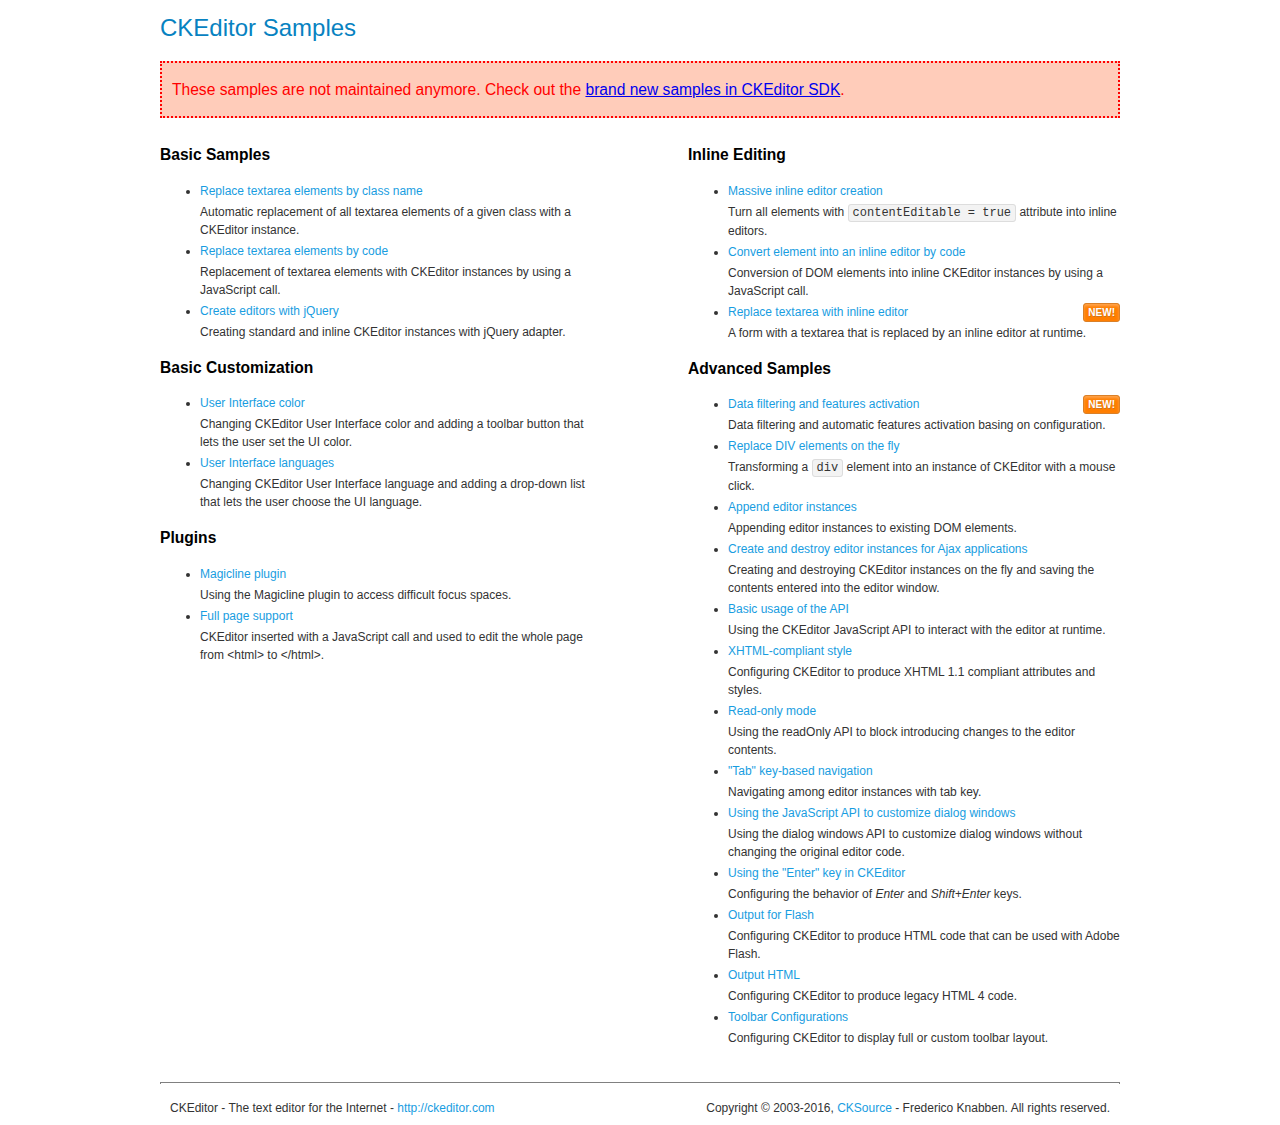
<file: admin/plugins/ckeditor/samples/old/index.html>
<!DOCTYPE html>
<!--
Copyright (c) 2003-2016, CKSource - Frederico Knabben. All rights reserved.
For licensing, see LICENSE.md or http://ckeditor.com/license
-->
<html>
<head>
	<meta charset="utf-8">
	<title>CKEditor Samples</title>
	<link rel="stylesheet" href="sample.css">
</head>
<body>
	<h1 class="samples">
		CKEditor Samples
	</h1>
	<div class="warning deprecated">
		These samples are not maintained anymore. Check out the <a href="http://sdk.ckeditor.com/">brand new samples in CKEditor SDK</a>.
	</div>
	<div class="twoColumns">
		<div class="twoColumnsLeft">
			<h2 class="samples">
				Basic Samples
			</h2>
			<dl class="samples">
				<dt><a class="samples" href="replacebyclass.html">Replace textarea elements by class name</a></dt>
				<dd>Automatic replacement of all textarea elements of a given class with a CKEditor instance.</dd>

				<dt><a class="samples" href="replacebycode.html">Replace textarea elements by code</a></dt>
				<dd>Replacement of textarea elements with CKEditor instances by using a JavaScript call.</dd>

				<dt><a class="samples" href="jquery.html">Create editors with jQuery</a></dt>
				<dd>Creating standard and inline CKEditor instances with jQuery adapter.</dd>
			</dl>

			<h2 class="samples">
				Basic Customization
			</h2>
			<dl class="samples">
				<dt><a class="samples" href="uicolor.html">User Interface color</a></dt>
				<dd>Changing CKEditor User Interface color and adding a toolbar button that lets the user set the UI color.</dd>

				<dt><a class="samples" href="uilanguages.html">User Interface languages</a></dt>
				<dd>Changing CKEditor User Interface language and adding a drop-down list that lets the user choose the UI language.</dd>
			</dl>


			<h2 class="samples">Plugins</h2>
<dl class="samples">
<dt><a class="samples" href="magicline/magicline.html">Magicline plugin</a></dt>
<dd>Using the Magicline plugin to access difficult focus spaces.</dd>

<dt><a class="samples" href="wysiwygarea/fullpage.html">Full page support</a></dt>
<dd>CKEditor inserted with a JavaScript call and used to edit the whole page from &lt;html&gt; to &lt;/html&gt;.</dd>
</dl>
		</div>
		<div class="twoColumnsRight">
			<h2 class="samples">
				Inline Editing
			</h2>
			<dl class="samples">
				<dt><a class="samples" href="inlineall.html">Massive inline editor creation</a></dt>
				<dd>Turn all elements with <code>contentEditable = true</code> attribute into inline editors.</dd>

				<dt><a class="samples" href="inlinebycode.html">Convert element into an inline editor by code</a></dt>
				<dd>Conversion of DOM elements into inline CKEditor instances by using a JavaScript call.</dd>

				<dt><a class="samples" href="inlinetextarea.html">Replace textarea with inline editor</a> <span class="new">New!</span></dt>
				<dd>A form with a textarea that is replaced by an inline editor at runtime.</dd>

				
			</dl>

			<h2 class="samples">
				Advanced Samples
			</h2>
			<dl class="samples">
				<dt><a class="samples" href="datafiltering.html">Data filtering and features activation</a> <span class="new">New!</span></dt>
				<dd>Data filtering and automatic features activation basing on configuration.</dd>

				<dt><a class="samples" href="divreplace.html">Replace DIV elements on the fly</a></dt>
				<dd>Transforming a <code>div</code> element into an instance of CKEditor with a mouse click.</dd>

				<dt><a class="samples" href="appendto.html">Append editor instances</a></dt>
				<dd>Appending editor instances to existing DOM elements.</dd>

				<dt><a class="samples" href="ajax.html">Create and destroy editor instances for Ajax applications</a></dt>
				<dd>Creating and destroying CKEditor instances on the fly and saving the contents entered into the editor window.</dd>

				<dt><a class="samples" href="api.html">Basic usage of the API</a></dt>
				<dd>Using the CKEditor JavaScript API to interact with the editor at runtime.</dd>

				<dt><a class="samples" href="xhtmlstyle.html">XHTML-compliant style</a></dt>
				<dd>Configuring CKEditor to produce XHTML 1.1 compliant attributes and styles.</dd>

				<dt><a class="samples" href="readonly.html">Read-only mode</a></dt>
				<dd>Using the readOnly API to block introducing changes to the editor contents.</dd>

				<dt><a class="samples" href="tabindex.html">"Tab" key-based navigation</a></dt>
				<dd>Navigating among editor instances with tab key.</dd>


				
<dt><a class="samples" href="dialog/dialog.html">Using the JavaScript API to customize dialog windows</a></dt>
<dd>Using the dialog windows API to customize dialog windows without changing the original editor code.</dd>

<dt><a class="samples" href="enterkey/enterkey.html">Using the &quot;Enter&quot; key in CKEditor</a></dt>
<dd>Configuring the behavior of <em>Enter</em> and <em>Shift+Enter</em> keys.</dd>

<dt><a class="samples" href="htmlwriter/outputforflash.html">Output for Flash</a></dt>
<dd>Configuring CKEditor to produce HTML code that can be used with Adobe Flash.</dd>

<dt><a class="samples" href="htmlwriter/outputhtml.html">Output HTML</a></dt>
<dd>Configuring CKEditor to produce legacy HTML 4 code.</dd>

<dt><a class="samples" href="toolbar/toolbar.html">Toolbar Configurations</a></dt>
<dd>Configuring CKEditor to display full or custom toolbar layout.</dd>

			</dl>
		</div>
	</div>
	<div id="footer">
		<hr>
		<p>
			CKEditor - The text editor for the Internet - <a class="samples" href="http://ckeditor.com/">http://ckeditor.com</a>
		</p>
		<p id="copy">
			Copyright &copy; 2003-2016, <a class="samples" href="http://cksource.com/">CKSource</a> - Frederico Knabben. All rights reserved.
		</p>
	</div>
</body>
</html>
</file>
<file: admin/plugins/ckeditor/samples/old/sample.css>
/*
Copyright (c) 2003-2016, CKSource - Frederico Knabben. All rights reserved.
For licensing, see LICENSE.md or http://ckeditor.com/license
*/

html, body, h1, h2, h3, h4, h5, h6, div, span, blockquote, p, address, form, fieldset, img, ul, ol, dl, dt, dd, li, hr, table, td, th, strong, em, sup, sub, dfn, ins, del, q, cite, var, samp, code, kbd, tt, pre
{
	line-height: 1.5;
}

body
{
	padding: 10px 30px;
}

input, textarea, select, option, optgroup, button, td, th
{
	font-size: 100%;
}

pre
{
	-moz-tab-size: 4;
	tab-size: 4;
}

pre, code, kbd, samp, tt
{
	font-family: monospace,monospace;
	font-size: 1em;
}

body {
	width: 960px;
	margin: 0 auto;
}

code
{
	background: #f3f3f3;
	border: 1px solid #ddd;
	padding: 1px 4px;
	border-radius: 3px;
}

abbr
{
	border-bottom: 1px dotted #555;
	cursor: pointer;
}

.new, .beta
{
	text-transform: uppercase;
	font-size: 10px;
	font-weight: bold;
	padding: 1px 4px;
	margin: 0 0 0 5px;
	color: #fff;
	float: right;
	border-radius: 3px;
}

.new
{
	background: #FF7E00;
	border: 1px solid #DA8028;
	text-shadow: 0 1px 0 #C97626;

	box-shadow: 0 2px 3px 0 #FFA54E inset;
}

.beta
{
	background: #18C0DF;
	border: 1px solid #19AAD8;
	text-shadow: 0 1px 0 #048CAD;
	font-style: italic;

	box-shadow: 0 2px 3px 0 #50D4FD inset;
}

h1.samples
{
	color: #0782C1;
	font-size: 200%;
	font-weight: normal;
	margin: 0;
	padding: 0;
}

h1.samples a
{
	color: #0782C1;
	text-decoration: none;
	border-bottom: 1px dotted #0782C1;
}

.samples a:hover
{
	border-bottom: 1px dotted #0782C1;
}

h2.samples
{
	color: #000000;
	font-size: 130%;
	margin: 15px 0 0 0;
	padding: 0;
}

p, blockquote, address, form, pre, dl, h1.samples, h2.samples
{
	margin-bottom: 15px;
}

ul.samples
{
	margin-bottom: 15px;
}

.clear
{
	clear: both;
}

fieldset
{
	margin: 0;
	padding: 10px;
}

body, input, textarea
{
	color: #333333;
	font-family: Arial, Helvetica, sans-serif;
}

body
{
	font-size: 75%;
}

a.samples
{
	color: #189DE1;
	text-decoration: none;
}

form
{
	margin: 0;
	padding: 0;
}

pre.samples
{
	background-color: #F7F7F7;
	border: 1px solid #D7D7D7;
	overflow: auto;
	padding: 0.25em;
	white-space: pre-wrap; /* CSS 2.1 */
	word-wrap: break-word; /* IE7 */
}

#footer
{
	clear: both;
	padding-top: 10px;
}

#footer hr
{
	margin: 10px 0 15px 0;
	height: 1px;
	border: solid 1px gray;
	border-bottom: none;
}

#footer p
{
	margin: 0 10px 10px 10px;
	float: left;
}

#footer #copy
{
	float: right;
}

#outputSample
{
	width: 100%;
	table-layout: fixed;
}

#outputSample thead th
{
	color: #dddddd;
	background-color: #999999;
	padding: 4px;
	white-space: nowrap;
}

#outputSample tbody th
{
	vertical-align: top;
	text-align: left;
}

#outputSample pre
{
	margin: 0;
	padding: 0;
}

.description
{
	border: 1px dotted #B7B7B7;
	margin-bottom: 10px;
	padding: 10px 10px 0;
	overflow: hidden;
}

label
{
	display: block;
	margin-bottom: 6px;
}

/**
 *	CKEditor editables are automatically set with the "cke_editable" class
 *	plus cke_editable_(inline|themed) depending on the editor type.
 */

/* Style a bit the inline editables. */
.cke_editable.cke_editable_inline
{
	cursor: pointer;
}

/* Once an editable element gets focused, the "cke_focus" class is
   added to it, so we can style it differently. */
.cke_editable.cke_editable_inline.cke_focus
{
	box-shadow: inset 0px 0px 20px 3px #ddd, inset 0 0 1px #000;
	outline: none;
	background: #eee;
	cursor: text;
}

/* Avoid pre-formatted overflows inline editable. */
.cke_editable_inline pre
{
	white-space: pre-wrap;
	word-wrap: break-word;
}

/**
 *	Samples index styles.
 */

.twoColumns,
.twoColumnsLeft,
.twoColumnsRight
{
	overflow: hidden;
}

.twoColumnsLeft,
.twoColumnsRight
{
	width: 45%;
}

.twoColumnsLeft
{
	float: left;
}

.twoColumnsRight
{
	float: right;
}

dl.samples
{
	padding: 0 0 0 40px;
}
dl.samples > dt
{
	display: list-item;
	list-style-type: disc;
	list-style-position: outside;
	margin: 0 0 3px;
}
dl.samples > dd
{
	margin: 0 0 3px;
}
.warning
{
	color: #ff0000;
	background-color: #FFCCBA;
	border: 2px dotted #ff0000;
	padding: 15px 10px;
	margin: 10px 0;
}

.warning.deprecated {
	font-size: 1.3em;
}

/* Used on inline samples */

blockquote
{
	font-style: italic;
	font-family: Georgia, Times, "Times New Roman", serif;
	padding: 2px 0;
	border-style: solid;
	border-color: #ccc;
	border-width: 0;
}

.cke_contents_ltr blockquote
{
	padding-left: 20px;
	padding-right: 8px;
	border-left-width: 5px;
}

.cke_contents_rtl blockquote
{
	padding-left: 8px;
	padding-right: 20px;
	border-right-width: 5px;
}

img.right {
	border: 1px solid #ccc;
	float: right;
	margin-left: 15px;
	padding: 5px;
}

img.left {
	border: 1px solid #ccc;
	float: left;
	margin-right: 15px;
	padding: 5px;
}

.marker
{
	background-color: Yellow;
}
</file>
<file: pp/Gp/assets/css/style.css>
/**
* Template Name: Gp
* Updated: Jan 29 2024 with Bootstrap v5.3.2
* Template URL: https://bootstrapmade.com/gp-free-multipurpose-html-bootstrap-template/
* Author: BootstrapMade.com
* License: https://bootstrapmade.com/license/
*/

/*--------------------------------------------------------------
# General
--------------------------------------------------------------*/
body {
  font-family: "Open Sans", sans-serif;
  color: #444444;
}

a {
  color: #ffc451;
  text-decoration: none;
}

a:hover {
  color: #ffd584;
  text-decoration: none;
}

h1,
h2,
h3,
h4,
h5,
h6 {
  font-family: "Raleway", sans-serif;
}


/*--------------------------------------------------------------
# Back to top button
--------------------------------------------------------------
.back-to-top {
  position: fixed;
  visibility: hidden;
  opacity: 0;
  right: 15px;
  bottom: 15px;
  z-index: 996;
  background: #ffc451;
  width: 40px;
  height: 40px;
  border-radius: 4px;
  transition: all 0.4s;
}

.back-to-top i {
  font-size: 28px;
  color: #151515;
  line-height: 0;
}

.back-to-top:hover {
  background: #151515;
}

.back-to-top:hover i {
  color: #ffc451;
}

.back-to-top.active {
  visibility: visible;
  opacity: 1;
}

/*--------------------------------------------------------------
# Preloader
--------------------------------------------------------------
#preloader {
  position: fixed;
  top: 0;
  left: 0;
  right: 0;
  bottom: 0;
  z-index: 9999;
  overflow: hidden;
  background: #151515;
}

#preloader:before {
  content: "";
  position: fixed;
  top: calc(50% - 0px);
  left: calc(50% - 30px);
  border: 6px solid #ffc451;
  border-top-color: #151515;
  border-bottom-color: #151515;
  border-radius: 50%;
  width: 60px;
  height: 60px;
  animation: animate-preloader 1s linear infinite;
}

@keyframes animate-preloader {
  0% {
    transform: rotate(0deg);
  }

  100% {
    transform: rotate(360deg);
  }
}

/*--------------------------------------------------------------
# Disable aos animation delay on mobile devices
--------------------------------------------------------------
@media screen and (max-width: 768px) {
  [data-aos-delay] {
    transition-delay: 0 !important;
  }
}

/*--------------------------------------------------------------
# Header
--------------------------------------------------------------
#header {
  transition: all 0.5s;
  z-index: 997;
  padding: 15px 0;
}

#header.header-scrolled,
#header.header-inner-pages {
  background: rgba(0, 0, 0, 0.8);
}

#header .logo {
  font-size: 32px;
  margin: 0;
  padding: 0;
  line-height: 1;
  font-weight: 700;
  letter-spacing: 2px;
  text-transform: uppercase;
}

#header .logo a {
  color: #fff;
}

#header .logo a span {
  color: #ffc451;
}

#header .logo img {
  max-height: 40px;
}

/*--------------------------------------------------------------
#  Get Startet Button
--------------------------------------------------------------
.get-started-btn {
  color: #fff;
  border-radius: 4px;
  padding: 7px 25px 8px 25px;
  white-space: nowrap;
  transition: 0.3s;
  font-size: 14px;
  display: inline-block;
  border: 2px solid #ffc451;
}

.get-started-btn:hover {
  background: #ffbb38;
  color: #343a40;
}

@media (max-width: 992px) {
  .get-started-btn {
    padding: 7px 20px 8px 20px;
    margin-right: 15px;
  }
}

/*--------------------------------------------------------------
# Navigation Menu
--------------------------------------------------------------
/**
* Desktop Navigation 

.navbar {
  padding: 0;
}

.navbar ul {
  margin: 0;
  padding: 0;
  display: flex;
  list-style: none;
  align-items: center;
}

.navbar li {
  position: relative;
}

.navbar a,
.navbar a:focus {
  display: flex;
  align-items: center;
  justify-content: space-between;
  padding: 10px 0 10px 30px;
  font-size: 15px;
  font-weight: 600;
  color: #fff;
  white-space: nowrap;
  transition: 0.3s;
}

.navbar a i,
.navbar a:focus i {
  font-size: 12px;
  line-height: 0;
  margin-left: 5px;
}

.navbar a:hover,
.navbar .active,
.navbar .active:focus,
.navbar li:hover>a {
  color: #ffc451;
}

.navbar .dropdown ul {
  display: block;
  position: absolute;
  left: 14px;
  top: calc(100% + 30px);
  margin: 0;
  padding: 10px 0;
  z-index: 99;
  opacity: 0;
  visibility: hidden;
  background: #fff;
  box-shadow: 0px 0px 30px rgba(127, 137, 161, 0.25);
  transition: 0.3s;
}

.navbar .dropdown ul li {
  min-width: 200px;
}

.navbar .dropdown ul a {
  padding: 10px 20px;
  font-size: 14px;
  text-transform: none;
  color: #151515;
  font-weight: 400;
}

.navbar .dropdown ul a i {
  font-size: 12px;
}

.navbar .dropdown ul a:hover,
.navbar .dropdown ul .active:hover,
.navbar .dropdown ul li:hover>a {
  background-color: #ffc451;
}

.navbar .dropdown:hover>ul {
  opacity: 1;
  top: 100%;
  visibility: visible;
}

.navbar .dropdown .dropdown ul {
  top: 0;
  left: calc(100% - 30px);
  visibility: hidden;
}

.navbar .dropdown .dropdown:hover>ul {
  opacity: 1;
  top: 0;
  left: 100%;
  visibility: visible;
}

@media (max-width: 1366px) {
  .navbar .dropdown .dropdown ul {
    left: -90%;
  }

  .navbar .dropdown .dropdown:hover>ul {
    left: -100%;
  }
}

/**
* Mobile Navigation 

.mobile-nav-toggle {
  color: #fff;
  font-size: 28px;
  cursor: pointer;
  display: none;
  line-height: 0;
  transition: 0.5s;
}

@media (max-width: 991px) {
  .mobile-nav-toggle {
    display: block;
  }

  .navbar ul {
    display: none;
  }
}

.navbar-mobile {
  position: fixed;
  overflow: hidden;
  top: 0;
  right: 0;
  left: 0;
  bottom: 0;
  background: rgba(0, 0, 0, 0.9);
  transition: 0.3s;
  z-index: 999;
}

.navbar-mobile .mobile-nav-toggle {
  position: absolute;
  top: 15px;
  right: 15px;
}

.navbar-mobile ul {
  display: block;
  position: absolute;
  top: 55px;
  right: 15px;
  bottom: 15px;
  left: 15px;
  padding: 10px 0;
  background-color: #fff;
  overflow-y: auto;
  transition: 0.3s;
}

.navbar-mobile a,
.navbar-mobile a:focus {
  padding: 10px 20px;
  font-size: 15px;
  color: #151515;
}

.navbar-mobile a:hover,
.navbar-mobile .active,
.navbar-mobile li:hover>a {
  color: #151515;
  background-color: #ffc451;
}

.navbar-mobile .getstarted,
.navbar-mobile .getstarted:focus {
  margin: 15px;
}

.navbar-mobile .dropdown ul {
  position: static;
  display: none;
  margin: 10px 20px;
  padding: 10px 0;
  z-index: 99;
  opacity: 1;
  visibility: visible;
  background: #fff;
  box-shadow: 0px 0px 30px rgba(127, 137, 161, 0.25);
}

.navbar-mobile .dropdown ul li {
  min-width: 200px;
}

.navbar-mobile .dropdown ul a {
  padding: 10px 20px;
  color: #151515;
}

.navbar-mobile .dropdown ul a i {
  font-size: 12px;
}

.navbar-mobile .dropdown ul a:hover,
.navbar-mobile .dropdown ul .active:hover,
.navbar-mobile .dropdown ul li:hover>a {
  background-color: #ffc451;
}

.navbar-mobile .dropdown>.dropdown-active {
  display: block;
}

/*--------------------------------------------------------------
# Hero Section
-------------------------------------------------------------

#hero {
  width: 100%;
  min-height: 100vh;
  background: url("../img/hero-bg.jpg") top center;
  background-size: cover;
  position: relative;
}

#hero:before {
  content: "";
  background: rgba(0, 0, 0, 0.6);
  position: absolute;
  bottom: 0;
  top: 0;
  left: 0;
  right: 0;
}

#hero .container {
  position: relative;
  padding-top: 74px;
  text-align: center;
}

#hero h1 {
  margin: 0;
  font-size: 56px;
  font-weight: 700;
  line-height: 64px;
  color: #fff;
  font-family: "Poppins", sans-serif;
}

#hero h1 span {
  color: #ffc451;
}

#hero h2 {
  color: rgba(255, 255, 255, 0.9);
  margin: 10px 0 0 0;
  font-size: 24px;
}

#hero .icon-box {
  padding: 30px 20px;
  transition: ease-in-out 0.3s;
  border: 1px solid rgba(255, 255, 255, 0.3);
  height: 100%;
  text-align: center;
}

#hero .icon-box i {
  font-size: 32px;
  line-height: 1;
  color: #ffc451;
}

#hero .icon-box h3 {
  font-weight: 700;
  margin: 10px 0 0 0;
  padding: 0;
  line-height: 1;
  font-size: 20px;
  line-height: 26px;
}

#hero .icon-box h3 a {
  color: #fff;
  transition: ease-in-out 0.3s;
}

#hero .icon-box h3 a:hover {
  color: #ffc451;
}

#hero .icon-box:hover {
  border-color: #ffc451;
}

@media (min-width: 1024px) {
  #hero {
    background-attachment: fixed;
  }
}

@media (max-width: 768px) {
  #hero h1 {
    font-size: 28px;
    line-height: 36px;
  }

  #hero h2 {
    font-size: 20px;
    line-height: 24px;
  }
}

/*--------------------------------------------------------------
# Sections General
--------------------------------------------------------------
section {
  padding: 60px 0;
  overflow: hidden;
}

.section-title {
  padding-bottom: 40px;
}

.section-title h2 {
  font-size: 14px;
  font-weight: 500;
  padding: 0;
  line-height: 1px;
  margin: 0 0 5px 0;
  letter-spacing: 2px;
  text-transform: uppercase;
  color: #aaaaaa;
  font-family: "Poppins", sans-serif;
}

.section-title h2::after {
  content: "";
  width: 120px;
  height: 1px;
  display: inline-block;
  background: #ffde9e;
  margin: 4px 10px;
}

.section-title p {
  margin: 0;
  margin: 0;
  font-size: 36px;
  font-weight: 700;
  text-transform: uppercase;
  font-family: "Poppins", sans-serif;
  color: #151515;
}

/*--------------------------------------------------------------
# About
--------------------------------------------------------------
.about .content h3 {
  font-weight: 700;
  font-size: 28px;
  font-family: "Poppins", sans-serif;
}

.about .content ul {
  list-style: none;
  padding: 0;
}

.about .content ul li {
  padding: 0 0 8px 26px;
  position: relative;
}

.about .content ul i {
  position: absolute;
  font-size: 20px;
  left: 0;
  top: -3px;
  color: #ffc451;
}

.about .content p:last-child {
  margin-bottom: 0;
}

/*--------------------------------------------------------------
# Clients
--------------------------------------------------------------
.clients {
  padding-top: 20px;
}

.clients .swiper-slide img {
  opacity: 0.5;
  transition: 0.3s;
  filter: grayscale(100);
}

.clients .swiper-slide img:hover {
  filter: none;
  opacity: 1;
}

.clients .swiper-pagination {
  margin-top: 20px;
  position: relative;
}

.clients .swiper-pagination .swiper-pagination-bullet {
  width: 12px;
  height: 12px;
  background-color: #fff;
  opacity: 1;
  background-color: #ddd;
}

.clients .swiper-pagination .swiper-pagination-bullet-active {
  background-color: #ffc451;
}

/*--------------------------------------------------------------
# Features
--------------------------------------------------------------
.features {
  padding-top: 20px;
}

.features .icon-box {
  padding-left: 15px;
}

.features .icon-box h4 {
  font-size: 20px;
  font-weight: 700;
  margin: 5px 0 10px 60px;
}

.features .icon-box i {
  font-size: 48px;
  float: left;
  color: #ffc451;
}

.features .icon-box p {
  font-size: 15px;
  color: #848484;
  margin-left: 60px;
}

.features .image {
  background-position: center center;
  background-repeat: no-repeat;
  background-size: cover;
  min-height: 400px;
}

/*--------------------------------------------------------------
# Services
--------------------------------------------------------------
.services .icon-box {
  text-align: center;
  border: 1px solid #ebebeb;
  padding: 80px 20px;
  transition: all ease-in-out 0.3s;
  background: #fff;
}

.services .icon-box .icon {
  margin: 0 auto;
  width: 64px;
  height: 64px;
  background: #ffc451;
  border-radius: 4px;
  display: flex;
  align-items: center;
  justify-content: center;
  margin-bottom: 20px;
  transition: 0.3s;
}

.services .icon-box .icon i {
  color: #151515;
  font-size: 28px;
  transition: ease-in-out 0.3s;
}

.services .icon-box h4 {
  font-weight: 700;
  margin-bottom: 15px;
  font-size: 24px;
}

.services .icon-box h4 a {
  color: #151515;
  transition: ease-in-out 0.3s;
}

.services .icon-box h4 a:hover {
  color: #ffc451;
}

.services .icon-box p {
  line-height: 24px;
  font-size: 14px;
  margin-bottom: 0;
}

.services .icon-box:hover {
  border-color: #fff;
  box-shadow: 0px 0 25px 0 rgba(0, 0, 0, 0.1);
  transform: translateY(-10px);
}

/*--------------------------------------------------------------
# Cta
--------------------------------------------------------------
.cta {
  background: linear-gradient(rgba(2, 2, 2, 0.5), rgba(0, 0, 0, 0.5)), url("../img/cta-bg.jpg") fixed center center;
  background-size: cover;
  padding: 60px 0;
}

.cta h3 {
  color: #fff;
  font-size: 28px;
  font-weight: 700;
}

.cta p {
  color: #fff;
}

.cta .cta-btn {
  font-family: "Raleway", sans-serif;
  font-weight: 600;
  font-size: 16px;
  letter-spacing: 1px;
  display: inline-block;
  padding: 8px 28px;
  border-radius: 4px;
  transition: 0.5s;
  margin-top: 10px;
  border: 2px solid #fff;
  color: #fff;
}

.cta .cta-btn:hover {
  background: #ffc451;
  border-color: #ffc451;
  color: #151515;
}*/

/*--------------------------------------------------------------
# Portfolio
--------------------------------------------------------------*/
.portfolio .portfolio-item {
  margin-bottom: 30px;
}

/*.portfolio #portfolio-flters {
  padding: 0;
  margin: 0 auto 20px auto;
  list-style: none;
  text-align: center;
}

.portfolio #portfolio-flters li {
  cursor: pointer;
  display: inline-block;
  padding: 8px 15px 10px 15px;
  font-size: 14px;
  font-weight: 600;
  line-height: 1;
  text-transform: uppercase;
  color: #444444;
  margin-bottom: 5px;
  transition: all 0.3s ease-in-out;
  border-radius: 3px;
}

.portfolio #portfolio-flters li:hover,
.portfolio #portfolio-flters li.filter-active {
  color: #151515;
  background: #ffc451;
}

.portfolio #portfolio-flters li:last-child {
  margin-right: 0;
}*/

.portfolio .portfolio-wrap {
  transition: 0.3s;
  position: relative;
  overflow: hidden;
  z-index: 1;
  background: rgba(21, 21, 21, .60);
}

.portfolio .portfolio-wrap::before {
  content: "";
  background: rgba(21, 21, 21, 0.6);
  position: absolute;
  left: 0;
  right: 0;
  top: 0;
  bottom: 0;
  transition: all ease-in-out 0.3s;
  z-index: 2;
  opacity: 0;
}

.portfolio .portfolio-wrap img {
  transition: all ease-in-out 0.3s;
}

.portfolio .portfolio-wrap .portfolio-info {
  opacity: 0;
  position: absolute;
  top: 0;
  left: 0;
  right: 0;
  bottom: 0;
  z-index: 3;
  transition: all ease-in-out 0.3s;
  display: flex;
  flex-direction: column;
  justify-content: flex-end;
  align-items: flex-start;
  padding: 20px;
}

.portfolio .portfolio-wrap .portfolio-info h4 {
  font-size: 20px;
  color: #fff;
  font-weight: 600;
}

.portfolio .portfolio-wrap .portfolio-info p {
  color: rgba(255, 255, 255, .4);
  font-size: 14px;
  text-transform: uppercase;
  padding: 0;
  margin: 0;
  font-style: italic;
}

.portfolio .portfolio-wrap .portfolio-links {
  text-align: center;
  z-index: 4;
}

.portfolio .portfolio-wrap .portfolio-links a {
  color: #fff;
  margin: 0 5px 0 0;
  font-size: 28px;
  display: inline-block;
  transition: 0.3s;
}

.portfolio .portfolio-wrap .portfolio-links a:hover {
  color: #ffc451;
}

.portfolio .portfolio-wrap:hover::before {
  opacity: 1;
}

.portfolio .portfolio-wrap:hover img {
  transform: scale(1.2);
}

.portfolio .portfolio-wrap:hover .portfolio-info {
  opacity: 1;
}

/*--------------------------------------------------------------
# Portfolio Details
--------------------------------------------------------------*/
.portfolio-details {
  padding-top: 40px;
}

.portfolio-details .portfolio-details-slider img {
  width: 100%;
}

.portfolio-details .portfolio-details-slider .swiper-pagination {
  margin-top: 20px;
  position: relative;
}

.portfolio-details .portfolio-details-slider .swiper-pagination .swiper-pagination-bullet {
  width: 12px;
  height: 12px;
  background-color: #fff;
  opacity: 1;
  border: 1px solid #ffc451;
}

.portfolio-details .portfolio-details-slider .swiper-pagination .swiper-pagination-bullet-active {
  background-color: #ffc451;
}

.portfolio-details .portfolio-info {
  padding: 30px;
  box-shadow: 0px 0 30px rgba(21, 21, 21, 0.08);
}

.portfolio-details .portfolio-info h3 {
  font-size: 22px;
  font-weight: 700;
  margin-bottom: 20px;
  padding-bottom: 20px;
  border-bottom: 1px solid #eee;
}

.portfolio-details .portfolio-info ul {
  list-style: none;
  padding: 0;
  font-size: 15px;
}

.portfolio-details .portfolio-info ul li+li {
  margin-top: 10px;
}

.portfolio-details .portfolio-description {
  padding-top: 30px;
}

.portfolio-details .portfolio-description h2 {
  font-size: 26px;
  font-weight: 700;
  margin-bottom: 20px;
}

.portfolio-details .portfolio-description p {
  padding: 0;
}

/*--------------------------------------------------------------
# Counts
--------------------------------------------------------------
.counts .content {
  padding: 30px 0;
}

.counts .content h3 {
  font-weight: 700;
  font-size: 34px;
  color: #151515;
}

.counts .content p {
  margin-bottom: 0;
}

.counts .content .count-box {
  padding: 20px 0;
  width: 100%;
}

.counts .content .count-box i {
  display: block;
  font-size: 36px;
  color: #ffc451;
  float: left;
}

.counts .content .count-box span {
  font-size: 36px;
  line-height: 30px;
  display: block;
  font-weight: 700;
  color: #151515;
  margin-left: 50px;
}

.counts .content .count-box p {
  padding: 15px 0 0 0;
  margin: 0 0 0 50px;
  font-family: "Raleway", sans-serif;
  font-size: 14px;
  color: #3b3b3b;
}

.counts .content .count-box a {
  font-weight: 600;
  display: block;
  margin-top: 20px;
  color: #3b3b3b;
  font-size: 15px;
  font-family: "Poppins", sans-serif;
  transition: ease-in-out 0.3s;
}

.counts .content .count-box a:hover {
  color: #626262;
}

.counts .image {
  background: url("../img/counts-img.jpg") center center no-repeat;
  background-size: cover;
  min-height: 400px;
}

@media (max-width: 991px) {
  .counts .image {
    text-align: center;
  }

  .counts .image img {
    max-width: 80%;
  }
}

@media (max-width: 667px) {
  .counts .image img {
    max-width: 100%;
  }
}

/*--------------------------------------------------------------
# Testimonials
--------------------------------------------------------------
.testimonials {
  padding: 80px 0;
  background: url("../img/testimonials-bg.jpg") no-repeat;
  background-position: center center;
  background-size: cover;
  position: relative;
}

.testimonials::before {
  content: "";
  position: absolute;
  left: 0;
  right: 0;
  top: 0;
  bottom: 0;
  background: rgba(0, 0, 0, 0.7);
}

.testimonials .section-header {
  margin-bottom: 40px;
}

.testimonials .testimonials-carousel,
.testimonials .testimonials-slider {
  overflow: hidden;
}

.testimonials .testimonial-item {
  text-align: center;
  color: #fff;
}

.testimonials .testimonial-item .testimonial-img {
  width: 100px;
  border-radius: 50%;
  border: 6px solid rgba(255, 255, 255, 0.15);
  margin: 0 auto;
}

.testimonials .testimonial-item h3 {
  font-size: 20px;
  font-weight: bold;
  margin: 10px 0 5px 0;
  color: #fff;
}

.testimonials .testimonial-item h4 {
  font-size: 14px;
  color: #ddd;
  margin: 0 0 15px 0;
}

.testimonials .testimonial-item .quote-icon-left,
.testimonials .testimonial-item .quote-icon-right {
  color: rgba(255, 255, 255, 0.6);
  font-size: 26px;
}

.testimonials .testimonial-item .quote-icon-left {
  display: inline-block;
  left: -5px;
  position: relative;
}

.testimonials .testimonial-item .quote-icon-right {
  display: inline-block;
  right: -5px;
  position: relative;
  top: 10px;
}

.testimonials .testimonial-item p {
  font-style: italic;
  margin: 0 auto 15px auto;
  color: #eee;
}

.testimonials .swiper-pagination {
  margin-top: 20px;
  position: relative;
}

.testimonials .swiper-pagination .swiper-pagination-bullet {
  width: 12px;
  height: 12px;
  background-color: rgba(255, 255, 255, 0.4);
  opacity: 0.5;
}

.testimonials .swiper-pagination .swiper-pagination-bullet-active {
  background-color: #ffc451;
  opacity: 1;
}

@media (min-width: 1024px) {
  .testimonials {
    background-attachment: fixed;
  }
}

@media (min-width: 992px) {
  .testimonials .testimonial-item p {
    width: 80%;
  }
}

/*--------------------------------------------------------------
# Team
--------------------------------------------------------------
.team {
  background: #fff;
  padding: 60px 0;
}

.team .member {
  margin-bottom: 20px;
  overflow: hidden;
  border-radius: 5px;
  background: #fff;
  box-shadow: 0px 2px 15px rgba(0, 0, 0, 0.1);
}

.team .member .member-img {
  position: relative;
  overflow: hidden;
}

.team .member .social {
  position: absolute;
  left: 0;
  bottom: 30px;
  right: 0;
  opacity: 0;
  transition: ease-in-out 0.3s;
  text-align: center;
}

.team .member .social a {
  transition: color 0.3s;
  color: #151515;
  margin: 0 3px;
  border-radius: 4px;
  width: 36px;
  height: 36px;
  background: rgba(255, 255, 255, 0.8);
  transition: ease-in-out 0.3s;
  color: #484848;
  display: inline-flex;
  justify-content: center;
  align-items: center;
}

.team .member .social a:hover {
  color: #151515;
  background: #ffc451;
}

.team .member .social i {
  font-size: 18px;
  line-height: 0;
}

.team .member .member-info {
  padding: 25px 15px;
}

.team .member .member-info h4 {
  font-weight: 700;
  margin-bottom: 5px;
  font-size: 18px;
  color: #151515;
}

.team .member .member-info span {
  display: block;
  font-size: 13px;
  font-weight: 400;
  color: #aaaaaa;
}

.team .member .member-info p {
  font-style: italic;
  font-size: 14px;
  line-height: 26px;
  color: #777777;
}

.team .member:hover .social {
  opacity: 1;
  bottom: 15px;
}

/*--------------------------------------------------------------
# Contact
--------------------------------------------------------------
.contact .info {
  width: 100%;
  background: #fff;
}

.contact .info i {
  font-size: 20px;
  background: #ffc451;
  color: #151515;
  float: left;
  width: 44px;
  height: 44px;
  display: flex;
  justify-content: center;
  align-items: center;
  border-radius: 4px;
  transition: all 0.3s ease-in-out;
}

.contact .info h4 {
  padding: 0 0 0 60px;
  font-size: 22px;
  font-weight: 600;
  margin-bottom: 5px;
  color: #151515;
}

.contact .info p {
  padding: 0 0 0 60px;
  margin-bottom: 0;
  font-size: 14px;
  color: #484848;
}

.contact .info .email,
.contact .info .phone {
  margin-top: 40px;
}

.contact .php-email-form {
  width: 100%;
  background: #fff;
}

.contact .php-email-form .form-group {
  padding-bottom: 8px;
}

.contact .php-email-form .error-message {
  display: none;
  color: #fff;
  background: #ed3c0d;
  text-align: left;
  padding: 15px;
  font-weight: 600;
}

.contact .php-email-form .error-message br+br {
  margin-top: 25px;
}

.contact .php-email-form .sent-message {
  display: none;
  color: #fff;
  background: #18d26e;
  text-align: center;
  padding: 15px;
  font-weight: 600;
}

.contact .php-email-form .loading {
  display: none;
  background: #fff;
  text-align: center;
  padding: 15px;
}

.contact .php-email-form .loading:before {
  content: "";
  display: inline-block;
  border-radius: 50%;
  width: 24px;
  height: 24px;
  margin: 0 10px -6px 0;
  border: 3px solid #18d26e;
  border-top-color: #eee;
  animation: animate-loading 1s linear infinite;
}

.contact .php-email-form input,
.contact .php-email-form textarea {
  border-radius: 0;
  box-shadow: none;
  font-size: 14px;
  border-radius: 4px;
}

.contact .php-email-form input:focus,
.contact .php-email-form textarea:focus {
  border-color: #ffc451;
}

.contact .php-email-form input {
  height: 44px;
}

.contact .php-email-form textarea {
  padding: 10px 12px;
}

.contact .php-email-form button[type=submit] {
  background: #ffc451;
  border: 0;
  padding: 10px 24px;
  color: #151515;
  transition: 0.4s;
  border-radius: 4px;
}

.contact .php-email-form button[type=submit]:hover {
  background: #ffcd6b;
}

@keyframes animate-loading {
  0% {
    transform: rotate(0deg);
  }

  100% {
    transform: rotate(360deg);
  }
}

/*--------------------------------------------------------------
# Breadcrumbs
--------------------------------------------------------------
.breadcrumbs {
  padding: 15px 0;
  background: whitesmoke;
  min-height: 40px;
  margin-top: 74px;
}

.breadcrumbs h2 {
  font-size: 28px;
  font-weight: 400;
}

.breadcrumbs ol {
  display: flex;
  flex-wrap: wrap;
  list-style: none;
  padding: 0;
  margin: 0;
}

.breadcrumbs ol li+li {
  padding-left: 10px;
}

.breadcrumbs ol li+li::before {
  display: inline-block;
  padding-right: 10px;
  color: #2f2f2f;
  content: "/";
}

@media (max-width: 992px) {
  .breadcrumbs {
    margin-top: 68px;
  }

  .breadcrumbs .d-flex {
    display: block !important;
  }

  .breadcrumbs ol {
    display: block;
  }

  .breadcrumbs ol li {
    display: inline-block;
  }
}

/*--------------------------------------------------------------
# Footer
--------------------------------------------------------------
#footer {
  background: black;
  padding: 0 0 30px 0;
  color: #fff;
  font-size: 14px;
}

#footer .footer-top {
  background: #151515;
  border-bottom: 1px solid #222222;
  padding: 60px 0 30px 0;
}

#footer .footer-top .footer-info {
  margin-bottom: 30px;
}

#footer .footer-top .footer-info h3 {
  font-size: 28px;
  margin: 0 0 20px 0;
  padding: 2px 0 2px 0;
  line-height: 1;
  font-weight: 700;
  text-transform: uppercase;
}

#footer .footer-top .footer-info h3 span {
  color: #ffc451;
}

#footer .footer-top .footer-info p {
  font-size: 14px;
  line-height: 24px;
  margin-bottom: 0;
  font-family: "Raleway", sans-serif;
  color: #fff;
}

#footer .footer-top .social-links a {
  font-size: 18px;
  display: inline-block;
  background: #292929;
  color: #fff;
  line-height: 1;
  padding: 8px 0;
  margin-right: 4px;
  border-radius: 4px;
  text-align: center;
  width: 36px;
  height: 36px;
  transition: 0.3s;
}

#footer .footer-top .social-links a:hover {
  background: #ffc451;
  color: #151515;
  text-decoration: none;
}

#footer .footer-top h4 {
  font-size: 16px;
  font-weight: 600;
  color: #fff;
  position: relative;
  padding-bottom: 12px;
}

#footer .footer-top .footer-links {
  margin-bottom: 30px;
}

#footer .footer-top .footer-links ul {
  list-style: none;
  padding: 0;
  margin: 0;
}

#footer .footer-top .footer-links ul i {
  padding-right: 2px;
  color: #ffc451;
  font-size: 18px;
  line-height: 1;
}

#footer .footer-top .footer-links ul li {
  padding: 10px 0;
  display: flex;
  align-items: center;
}

#footer .footer-top .footer-links ul li:first-child {
  padding-top: 0;
}

#footer .footer-top .footer-links ul a {
  color: #fff;
  transition: 0.3s;
  display: inline-block;
  line-height: 1;
}

#footer .footer-top .footer-links ul a:hover {
  color: #ffc451;
}

#footer .footer-top .footer-newsletter form {
  margin-top: 30px;
  background: #fff;
  padding: 6px 10px;
  position: relative;
  border-radius: 4px;
}

#footer .footer-top .footer-newsletter form input[type=email] {
  border: 0;
  padding: 4px;
  width: calc(100% - 110px);
}

#footer .footer-top .footer-newsletter form input[type=submit] {
  position: absolute;
  top: 0;
  right: -2px;
  bottom: 0;
  border: 0;
  background: none;
  font-size: 16px;
  padding: 0 20px;
  background: #ffc451;
  color: #151515;
  transition: 0.3s;
  border-radius: 0 4px 4px 0;
}

#footer .footer-top .footer-newsletter form input[type=submit]:hover {
  background: #ffcd6b;
}

#footer .copyright {
  text-align: center;
  padding-top: 30px;
}

#footer .credits {
  padding-top: 10px;
  text-align: center;
  font-size: 13px;
  color: #fff;
}
</file>
<file: theatre/pp/Gp/assets/css/style.css>
/**
* Template Name: Gp
* Updated: Jan 29 2024 with Bootstrap v5.3.2
* Template URL: https://bootstrapmade.com/gp-free-multipurpose-html-bootstrap-template/
* Author: BootstrapMade.com
* License: https://bootstrapmade.com/license/
*/

/*--------------------------------------------------------------
# General
--------------------------------------------------------------*/
body {
  font-family: "Open Sans", sans-serif;
  color: #444444;
}

a {
  color: #ffc451;
  text-decoration: none;
}

a:hover {
  color: #ffd584;
  text-decoration: none;
}

h1,
h2,
h3,
h4,
h5,
h6 {
  font-family: "Raleway", sans-serif;
}


/*--------------------------------------------------------------
# Back to top button
--------------------------------------------------------------
.back-to-top {
  position: fixed;
  visibility: hidden;
  opacity: 0;
  right: 15px;
  bottom: 15px;
  z-index: 996;
  background: #ffc451;
  width: 40px;
  height: 40px;
  border-radius: 4px;
  transition: all 0.4s;
}

.back-to-top i {
  font-size: 28px;
  color: #151515;
  line-height: 0;
}

.back-to-top:hover {
  background: #151515;
}

.back-to-top:hover i {
  color: #ffc451;
}

.back-to-top.active {
  visibility: visible;
  opacity: 1;
}

/*--------------------------------------------------------------
# Preloader
--------------------------------------------------------------
#preloader {
  position: fixed;
  top: 0;
  left: 0;
  right: 0;
  bottom: 0;
  z-index: 9999;
  overflow: hidden;
  background: #151515;
}

#preloader:before {
  content: "";
  position: fixed;
  top: calc(50% - 0px);
  left: calc(50% - 30px);
  border: 6px solid #ffc451;
  border-top-color: #151515;
  border-bottom-color: #151515;
  border-radius: 50%;
  width: 60px;
  height: 60px;
  animation: animate-preloader 1s linear infinite;
}

@keyframes animate-preloader {
  0% {
    transform: rotate(0deg);
  }

  100% {
    transform: rotate(360deg);
  }
}

/*--------------------------------------------------------------
# Disable aos animation delay on mobile devices
--------------------------------------------------------------
@media screen and (max-width: 768px) {
  [data-aos-delay] {
    transition-delay: 0 !important;
  }
}

/*--------------------------------------------------------------
# Header
--------------------------------------------------------------
#header {
  transition: all 0.5s;
  z-index: 997;
  padding: 15px 0;
}

#header.header-scrolled,
#header.header-inner-pages {
  background: rgba(0, 0, 0, 0.8);
}

#header .logo {
  font-size: 32px;
  margin: 0;
  padding: 0;
  line-height: 1;
  font-weight: 700;
  letter-spacing: 2px;
  text-transform: uppercase;
}

#header .logo a {
  color: #fff;
}

#header .logo a span {
  color: #ffc451;
}

#header .logo img {
  max-height: 40px;
}

/*--------------------------------------------------------------
#  Get Startet Button
--------------------------------------------------------------
.get-started-btn {
  color: #fff;
  border-radius: 4px;
  padding: 7px 25px 8px 25px;
  white-space: nowrap;
  transition: 0.3s;
  font-size: 14px;
  display: inline-block;
  border: 2px solid #ffc451;
}

.get-started-btn:hover {
  background: #ffbb38;
  color: #343a40;
}

@media (max-width: 992px) {
  .get-started-btn {
    padding: 7px 20px 8px 20px;
    margin-right: 15px;
  }
}

/*--------------------------------------------------------------
# Navigation Menu
--------------------------------------------------------------
/**
* Desktop Navigation 

.navbar {
  padding: 0;
}

.navbar ul {
  margin: 0;
  padding: 0;
  display: flex;
  list-style: none;
  align-items: center;
}

.navbar li {
  position: relative;
}

.navbar a,
.navbar a:focus {
  display: flex;
  align-items: center;
  justify-content: space-between;
  padding: 10px 0 10px 30px;
  font-size: 15px;
  font-weight: 600;
  color: #fff;
  white-space: nowrap;
  transition: 0.3s;
}

.navbar a i,
.navbar a:focus i {
  font-size: 12px;
  line-height: 0;
  margin-left: 5px;
}

.navbar a:hover,
.navbar .active,
.navbar .active:focus,
.navbar li:hover>a {
  color: #ffc451;
}

.navbar .dropdown ul {
  display: block;
  position: absolute;
  left: 14px;
  top: calc(100% + 30px);
  margin: 0;
  padding: 10px 0;
  z-index: 99;
  opacity: 0;
  visibility: hidden;
  background: #fff;
  box-shadow: 0px 0px 30px rgba(127, 137, 161, 0.25);
  transition: 0.3s;
}

.navbar .dropdown ul li {
  min-width: 200px;
}

.navbar .dropdown ul a {
  padding: 10px 20px;
  font-size: 14px;
  text-transform: none;
  color: #151515;
  font-weight: 400;
}

.navbar .dropdown ul a i {
  font-size: 12px;
}

.navbar .dropdown ul a:hover,
.navbar .dropdown ul .active:hover,
.navbar .dropdown ul li:hover>a {
  background-color: #ffc451;
}

.navbar .dropdown:hover>ul {
  opacity: 1;
  top: 100%;
  visibility: visible;
}

.navbar .dropdown .dropdown ul {
  top: 0;
  left: calc(100% - 30px);
  visibility: hidden;
}

.navbar .dropdown .dropdown:hover>ul {
  opacity: 1;
  top: 0;
  left: 100%;
  visibility: visible;
}

@media (max-width: 1366px) {
  .navbar .dropdown .dropdown ul {
    left: -90%;
  }

  .navbar .dropdown .dropdown:hover>ul {
    left: -100%;
  }
}

/**
* Mobile Navigation 

.mobile-nav-toggle {
  color: #fff;
  font-size: 28px;
  cursor: pointer;
  display: none;
  line-height: 0;
  transition: 0.5s;
}

@media (max-width: 991px) {
  .mobile-nav-toggle {
    display: block;
  }

  .navbar ul {
    display: none;
  }
}

.navbar-mobile {
  position: fixed;
  overflow: hidden;
  top: 0;
  right: 0;
  left: 0;
  bottom: 0;
  background: rgba(0, 0, 0, 0.9);
  transition: 0.3s;
  z-index: 999;
}

.navbar-mobile .mobile-nav-toggle {
  position: absolute;
  top: 15px;
  right: 15px;
}

.navbar-mobile ul {
  display: block;
  position: absolute;
  top: 55px;
  right: 15px;
  bottom: 15px;
  left: 15px;
  padding: 10px 0;
  background-color: #fff;
  overflow-y: auto;
  transition: 0.3s;
}

.navbar-mobile a,
.navbar-mobile a:focus {
  padding: 10px 20px;
  font-size: 15px;
  color: #151515;
}

.navbar-mobile a:hover,
.navbar-mobile .active,
.navbar-mobile li:hover>a {
  color: #151515;
  background-color: #ffc451;
}

.navbar-mobile .getstarted,
.navbar-mobile .getstarted:focus {
  margin: 15px;
}

.navbar-mobile .dropdown ul {
  position: static;
  display: none;
  margin: 10px 20px;
  padding: 10px 0;
  z-index: 99;
  opacity: 1;
  visibility: visible;
  background: #fff;
  box-shadow: 0px 0px 30px rgba(127, 137, 161, 0.25);
}

.navbar-mobile .dropdown ul li {
  min-width: 200px;
}

.navbar-mobile .dropdown ul a {
  padding: 10px 20px;
  color: #151515;
}

.navbar-mobile .dropdown ul a i {
  font-size: 12px;
}

.navbar-mobile .dropdown ul a:hover,
.navbar-mobile .dropdown ul .active:hover,
.navbar-mobile .dropdown ul li:hover>a {
  background-color: #ffc451;
}

.navbar-mobile .dropdown>.dropdown-active {
  display: block;
}

/*--------------------------------------------------------------
# Hero Section
-------------------------------------------------------------

#hero {
  width: 100%;
  min-height: 100vh;
  background: url("../img/hero-bg.jpg") top center;
  background-size: cover;
  position: relative;
}

#hero:before {
  content: "";
  background: rgba(0, 0, 0, 0.6);
  position: absolute;
  bottom: 0;
  top: 0;
  left: 0;
  right: 0;
}

#hero .container {
  position: relative;
  padding-top: 74px;
  text-align: center;
}

#hero h1 {
  margin: 0;
  font-size: 56px;
  font-weight: 700;
  line-height: 64px;
  color: #fff;
  font-family: "Poppins", sans-serif;
}

#hero h1 span {
  color: #ffc451;
}

#hero h2 {
  color: rgba(255, 255, 255, 0.9);
  margin: 10px 0 0 0;
  font-size: 24px;
}

#hero .icon-box {
  padding: 30px 20px;
  transition: ease-in-out 0.3s;
  border: 1px solid rgba(255, 255, 255, 0.3);
  height: 100%;
  text-align: center;
}

#hero .icon-box i {
  font-size: 32px;
  line-height: 1;
  color: #ffc451;
}

#hero .icon-box h3 {
  font-weight: 700;
  margin: 10px 0 0 0;
  padding: 0;
  line-height: 1;
  font-size: 20px;
  line-height: 26px;
}

#hero .icon-box h3 a {
  color: #fff;
  transition: ease-in-out 0.3s;
}

#hero .icon-box h3 a:hover {
  color: #ffc451;
}

#hero .icon-box:hover {
  border-color: #ffc451;
}

@media (min-width: 1024px) {
  #hero {
    background-attachment: fixed;
  }
}

@media (max-width: 768px) {
  #hero h1 {
    font-size: 28px;
    line-height: 36px;
  }

  #hero h2 {
    font-size: 20px;
    line-height: 24px;
  }
}

/*--------------------------------------------------------------
# Sections General
--------------------------------------------------------------
section {
  padding: 60px 0;
  overflow: hidden;
}

.section-title {
  padding-bottom: 40px;
}

.section-title h2 {
  font-size: 14px;
  font-weight: 500;
  padding: 0;
  line-height: 1px;
  margin: 0 0 5px 0;
  letter-spacing: 2px;
  text-transform: uppercase;
  color: #aaaaaa;
  font-family: "Poppins", sans-serif;
}

.section-title h2::after {
  content: "";
  width: 120px;
  height: 1px;
  display: inline-block;
  background: #ffde9e;
  margin: 4px 10px;
}

.section-title p {
  margin: 0;
  margin: 0;
  font-size: 36px;
  font-weight: 700;
  text-transform: uppercase;
  font-family: "Poppins", sans-serif;
  color: #151515;
}

/*--------------------------------------------------------------
# About
--------------------------------------------------------------
.about .content h3 {
  font-weight: 700;
  font-size: 28px;
  font-family: "Poppins", sans-serif;
}

.about .content ul {
  list-style: none;
  padding: 0;
}

.about .content ul li {
  padding: 0 0 8px 26px;
  position: relative;
}

.about .content ul i {
  position: absolute;
  font-size: 20px;
  left: 0;
  top: -3px;
  color: #ffc451;
}

.about .content p:last-child {
  margin-bottom: 0;
}

/*--------------------------------------------------------------
# Clients
--------------------------------------------------------------
.clients {
  padding-top: 20px;
}

.clients .swiper-slide img {
  opacity: 0.5;
  transition: 0.3s;
  filter: grayscale(100);
}

.clients .swiper-slide img:hover {
  filter: none;
  opacity: 1;
}

.clients .swiper-pagination {
  margin-top: 20px;
  position: relative;
}

.clients .swiper-pagination .swiper-pagination-bullet {
  width: 12px;
  height: 12px;
  background-color: #fff;
  opacity: 1;
  background-color: #ddd;
}

.clients .swiper-pagination .swiper-pagination-bullet-active {
  background-color: #ffc451;
}

/*--------------------------------------------------------------
# Features
--------------------------------------------------------------
.features {
  padding-top: 20px;
}

.features .icon-box {
  padding-left: 15px;
}

.features .icon-box h4 {
  font-size: 20px;
  font-weight: 700;
  margin: 5px 0 10px 60px;
}

.features .icon-box i {
  font-size: 48px;
  float: left;
  color: #ffc451;
}

.features .icon-box p {
  font-size: 15px;
  color: #848484;
  margin-left: 60px;
}

.features .image {
  background-position: center center;
  background-repeat: no-repeat;
  background-size: cover;
  min-height: 400px;
}

/*--------------------------------------------------------------
# Services
--------------------------------------------------------------
.services .icon-box {
  text-align: center;
  border: 1px solid #ebebeb;
  padding: 80px 20px;
  transition: all ease-in-out 0.3s;
  background: #fff;
}

.services .icon-box .icon {
  margin: 0 auto;
  width: 64px;
  height: 64px;
  background: #ffc451;
  border-radius: 4px;
  display: flex;
  align-items: center;
  justify-content: center;
  margin-bottom: 20px;
  transition: 0.3s;
}

.services .icon-box .icon i {
  color: #151515;
  font-size: 28px;
  transition: ease-in-out 0.3s;
}

.services .icon-box h4 {
  font-weight: 700;
  margin-bottom: 15px;
  font-size: 24px;
}

.services .icon-box h4 a {
  color: #151515;
  transition: ease-in-out 0.3s;
}

.services .icon-box h4 a:hover {
  color: #ffc451;
}

.services .icon-box p {
  line-height: 24px;
  font-size: 14px;
  margin-bottom: 0;
}

.services .icon-box:hover {
  border-color: #fff;
  box-shadow: 0px 0 25px 0 rgba(0, 0, 0, 0.1);
  transform: translateY(-10px);
}

/*--------------------------------------------------------------
# Cta
--------------------------------------------------------------
.cta {
  background: linear-gradient(rgba(2, 2, 2, 0.5), rgba(0, 0, 0, 0.5)), url("../img/cta-bg.jpg") fixed center center;
  background-size: cover;
  padding: 60px 0;
}

.cta h3 {
  color: #fff;
  font-size: 28px;
  font-weight: 700;
}

.cta p {
  color: #fff;
}

.cta .cta-btn {
  font-family: "Raleway", sans-serif;
  font-weight: 600;
  font-size: 16px;
  letter-spacing: 1px;
  display: inline-block;
  padding: 8px 28px;
  border-radius: 4px;
  transition: 0.5s;
  margin-top: 10px;
  border: 2px solid #fff;
  color: #fff;
}

.cta .cta-btn:hover {
  background: #ffc451;
  border-color: #ffc451;
  color: #151515;
}*/

/*--------------------------------------------------------------
# Portfolio
--------------------------------------------------------------*/
.portfolio .portfolio-item {
  margin-bottom: 30px;
}

/*.portfolio #portfolio-flters {
  padding: 0;
  margin: 0 auto 20px auto;
  list-style: none;
  text-align: center;
}

.portfolio #portfolio-flters li {
  cursor: pointer;
  display: inline-block;
  padding: 8px 15px 10px 15px;
  font-size: 14px;
  font-weight: 600;
  line-height: 1;
  text-transform: uppercase;
  color: #444444;
  margin-bottom: 5px;
  transition: all 0.3s ease-in-out;
  border-radius: 3px;
}

.portfolio #portfolio-flters li:hover,
.portfolio #portfolio-flters li.filter-active {
  color: #151515;
  background: #ffc451;
}

.portfolio #portfolio-flters li:last-child {
  margin-right: 0;
}*/

.portfolio .portfolio-wrap {
  transition: 0.3s;
  position: relative;
  overflow: hidden;
  z-index: 1;
  background: rgba(21, 21, 21, .60);
}

.portfolio .portfolio-wrap::before {
  content: "";
  background: rgba(21, 21, 21, 0.6);
  position: absolute;
  left: 0;
  right: 0;
  top: 0;
  bottom: 0;
  transition: all ease-in-out 0.3s;
  z-index: 2;
  opacity: 0;
}

.portfolio .portfolio-wrap img {
  transition: all ease-in-out 0.3s;
}

.portfolio .portfolio-wrap .portfolio-info {
  opacity: 0;
  position: absolute;
  top: 0;
  left: 0;
  right: 0;
  bottom: 0;
  z-index: 3;
  transition: all ease-in-out 0.3s;
  display: flex;
  flex-direction: column;
  justify-content: flex-end;
  align-items: flex-start;
  padding: 20px;
}

.portfolio .portfolio-wrap .portfolio-info h4 {
  font-size: 20px;
  color: #fff;
  font-weight: 600;
}

.portfolio .portfolio-wrap .portfolio-info p {
  color: rgba(255, 255, 255, .4);
  font-size: 14px;
  text-transform: uppercase;
  padding: 0;
  margin: 0;
  font-style: italic;
}

.portfolio .portfolio-wrap .portfolio-links {
  text-align: center;
  z-index: 4;
}

.portfolio .portfolio-wrap .portfolio-links a {
  color: #fff;
  margin: 0 5px 0 0;
  font-size: 28px;
  display: inline-block;
  transition: 0.3s;
}

.portfolio .portfolio-wrap .portfolio-links a:hover {
  color: #ffc451;
}

.portfolio .portfolio-wrap:hover::before {
  opacity: 1;
}

.portfolio .portfolio-wrap:hover img {
  transform: scale(1.2);
}

.portfolio .portfolio-wrap:hover .portfolio-info {
  opacity: 1;
}

/*--------------------------------------------------------------
# Portfolio Details
--------------------------------------------------------------*/
.portfolio-details {
  padding-top: 40px;
}

.portfolio-details .portfolio-details-slider img {
  width: 100%;
}

.portfolio-details .portfolio-details-slider .swiper-pagination {
  margin-top: 20px;
  position: relative;
}

.portfolio-details .portfolio-details-slider .swiper-pagination .swiper-pagination-bullet {
  width: 12px;
  height: 12px;
  background-color: #fff;
  opacity: 1;
  border: 1px solid #ffc451;
}

.portfolio-details .portfolio-details-slider .swiper-pagination .swiper-pagination-bullet-active {
  background-color: #ffc451;
}

.portfolio-details .portfolio-info {
  padding: 30px;
  box-shadow: 0px 0 30px rgba(21, 21, 21, 0.08);
}

.portfolio-details .portfolio-info h3 {
  font-size: 22px;
  font-weight: 700;
  margin-bottom: 20px;
  padding-bottom: 20px;
  border-bottom: 1px solid #eee;
}

.portfolio-details .portfolio-info ul {
  list-style: none;
  padding: 0;
  font-size: 15px;
}

.portfolio-details .portfolio-info ul li+li {
  margin-top: 10px;
}

.portfolio-details .portfolio-description {
  padding-top: 30px;
}

.portfolio-details .portfolio-description h2 {
  font-size: 26px;
  font-weight: 700;
  margin-bottom: 20px;
}

.portfolio-details .portfolio-description p {
  padding: 0;
}

/*--------------------------------------------------------------
# Counts
--------------------------------------------------------------
.counts .content {
  padding: 30px 0;
}

.counts .content h3 {
  font-weight: 700;
  font-size: 34px;
  color: #151515;
}

.counts .content p {
  margin-bottom: 0;
}

.counts .content .count-box {
  padding: 20px 0;
  width: 100%;
}

.counts .content .count-box i {
  display: block;
  font-size: 36px;
  color: #ffc451;
  float: left;
}

.counts .content .count-box span {
  font-size: 36px;
  line-height: 30px;
  display: block;
  font-weight: 700;
  color: #151515;
  margin-left: 50px;
}

.counts .content .count-box p {
  padding: 15px 0 0 0;
  margin: 0 0 0 50px;
  font-family: "Raleway", sans-serif;
  font-size: 14px;
  color: #3b3b3b;
}

.counts .content .count-box a {
  font-weight: 600;
  display: block;
  margin-top: 20px;
  color: #3b3b3b;
  font-size: 15px;
  font-family: "Poppins", sans-serif;
  transition: ease-in-out 0.3s;
}

.counts .content .count-box a:hover {
  color: #626262;
}

.counts .image {
  background: url("../img/counts-img.jpg") center center no-repeat;
  background-size: cover;
  min-height: 400px;
}

@media (max-width: 991px) {
  .counts .image {
    text-align: center;
  }

  .counts .image img {
    max-width: 80%;
  }
}

@media (max-width: 667px) {
  .counts .image img {
    max-width: 100%;
  }
}

/*--------------------------------------------------------------
# Testimonials
--------------------------------------------------------------
.testimonials {
  padding: 80px 0;
  background: url("../img/testimonials-bg.jpg") no-repeat;
  background-position: center center;
  background-size: cover;
  position: relative;
}

.testimonials::before {
  content: "";
  position: absolute;
  left: 0;
  right: 0;
  top: 0;
  bottom: 0;
  background: rgba(0, 0, 0, 0.7);
}

.testimonials .section-header {
  margin-bottom: 40px;
}

.testimonials .testimonials-carousel,
.testimonials .testimonials-slider {
  overflow: hidden;
}

.testimonials .testimonial-item {
  text-align: center;
  color: #fff;
}

.testimonials .testimonial-item .testimonial-img {
  width: 100px;
  border-radius: 50%;
  border: 6px solid rgba(255, 255, 255, 0.15);
  margin: 0 auto;
}

.testimonials .testimonial-item h3 {
  font-size: 20px;
  font-weight: bold;
  margin: 10px 0 5px 0;
  color: #fff;
}

.testimonials .testimonial-item h4 {
  font-size: 14px;
  color: #ddd;
  margin: 0 0 15px 0;
}

.testimonials .testimonial-item .quote-icon-left,
.testimonials .testimonial-item .quote-icon-right {
  color: rgba(255, 255, 255, 0.6);
  font-size: 26px;
}

.testimonials .testimonial-item .quote-icon-left {
  display: inline-block;
  left: -5px;
  position: relative;
}

.testimonials .testimonial-item .quote-icon-right {
  display: inline-block;
  right: -5px;
  position: relative;
  top: 10px;
}

.testimonials .testimonial-item p {
  font-style: italic;
  margin: 0 auto 15px auto;
  color: #eee;
}

.testimonials .swiper-pagination {
  margin-top: 20px;
  position: relative;
}

.testimonials .swiper-pagination .swiper-pagination-bullet {
  width: 12px;
  height: 12px;
  background-color: rgba(255, 255, 255, 0.4);
  opacity: 0.5;
}

.testimonials .swiper-pagination .swiper-pagination-bullet-active {
  background-color: #ffc451;
  opacity: 1;
}

@media (min-width: 1024px) {
  .testimonials {
    background-attachment: fixed;
  }
}

@media (min-width: 992px) {
  .testimonials .testimonial-item p {
    width: 80%;
  }
}

/*--------------------------------------------------------------
# Team
--------------------------------------------------------------
.team {
  background: #fff;
  padding: 60px 0;
}

.team .member {
  margin-bottom: 20px;
  overflow: hidden;
  border-radius: 5px;
  background: #fff;
  box-shadow: 0px 2px 15px rgba(0, 0, 0, 0.1);
}

.team .member .member-img {
  position: relative;
  overflow: hidden;
}

.team .member .social {
  position: absolute;
  left: 0;
  bottom: 30px;
  right: 0;
  opacity: 0;
  transition: ease-in-out 0.3s;
  text-align: center;
}

.team .member .social a {
  transition: color 0.3s;
  color: #151515;
  margin: 0 3px;
  border-radius: 4px;
  width: 36px;
  height: 36px;
  background: rgba(255, 255, 255, 0.8);
  transition: ease-in-out 0.3s;
  color: #484848;
  display: inline-flex;
  justify-content: center;
  align-items: center;
}

.team .member .social a:hover {
  color: #151515;
  background: #ffc451;
}

.team .member .social i {
  font-size: 18px;
  line-height: 0;
}

.team .member .member-info {
  padding: 25px 15px;
}

.team .member .member-info h4 {
  font-weight: 700;
  margin-bottom: 5px;
  font-size: 18px;
  color: #151515;
}

.team .member .member-info span {
  display: block;
  font-size: 13px;
  font-weight: 400;
  color: #aaaaaa;
}

.team .member .member-info p {
  font-style: italic;
  font-size: 14px;
  line-height: 26px;
  color: #777777;
}

.team .member:hover .social {
  opacity: 1;
  bottom: 15px;
}

/*--------------------------------------------------------------
# Contact
--------------------------------------------------------------
.contact .info {
  width: 100%;
  background: #fff;
}

.contact .info i {
  font-size: 20px;
  background: #ffc451;
  color: #151515;
  float: left;
  width: 44px;
  height: 44px;
  display: flex;
  justify-content: center;
  align-items: center;
  border-radius: 4px;
  transition: all 0.3s ease-in-out;
}

.contact .info h4 {
  padding: 0 0 0 60px;
  font-size: 22px;
  font-weight: 600;
  margin-bottom: 5px;
  color: #151515;
}

.contact .info p {
  padding: 0 0 0 60px;
  margin-bottom: 0;
  font-size: 14px;
  color: #484848;
}

.contact .info .email,
.contact .info .phone {
  margin-top: 40px;
}

.contact .php-email-form {
  width: 100%;
  background: #fff;
}

.contact .php-email-form .form-group {
  padding-bottom: 8px;
}

.contact .php-email-form .error-message {
  display: none;
  color: #fff;
  background: #ed3c0d;
  text-align: left;
  padding: 15px;
  font-weight: 600;
}

.contact .php-email-form .error-message br+br {
  margin-top: 25px;
}

.contact .php-email-form .sent-message {
  display: none;
  color: #fff;
  background: #18d26e;
  text-align: center;
  padding: 15px;
  font-weight: 600;
}

.contact .php-email-form .loading {
  display: none;
  background: #fff;
  text-align: center;
  padding: 15px;
}

.contact .php-email-form .loading:before {
  content: "";
  display: inline-block;
  border-radius: 50%;
  width: 24px;
  height: 24px;
  margin: 0 10px -6px 0;
  border: 3px solid #18d26e;
  border-top-color: #eee;
  animation: animate-loading 1s linear infinite;
}

.contact .php-email-form input,
.contact .php-email-form textarea {
  border-radius: 0;
  box-shadow: none;
  font-size: 14px;
  border-radius: 4px;
}

.contact .php-email-form input:focus,
.contact .php-email-form textarea:focus {
  border-color: #ffc451;
}

.contact .php-email-form input {
  height: 44px;
}

.contact .php-email-form textarea {
  padding: 10px 12px;
}

.contact .php-email-form button[type=submit] {
  background: #ffc451;
  border: 0;
  padding: 10px 24px;
  color: #151515;
  transition: 0.4s;
  border-radius: 4px;
}

.contact .php-email-form button[type=submit]:hover {
  background: #ffcd6b;
}

@keyframes animate-loading {
  0% {
    transform: rotate(0deg);
  }

  100% {
    transform: rotate(360deg);
  }
}

/*--------------------------------------------------------------
# Breadcrumbs
--------------------------------------------------------------
.breadcrumbs {
  padding: 15px 0;
  background: whitesmoke;
  min-height: 40px;
  margin-top: 74px;
}

.breadcrumbs h2 {
  font-size: 28px;
  font-weight: 400;
}

.breadcrumbs ol {
  display: flex;
  flex-wrap: wrap;
  list-style: none;
  padding: 0;
  margin: 0;
}

.breadcrumbs ol li+li {
  padding-left: 10px;
}

.breadcrumbs ol li+li::before {
  display: inline-block;
  padding-right: 10px;
  color: #2f2f2f;
  content: "/";
}

@media (max-width: 992px) {
  .breadcrumbs {
    margin-top: 68px;
  }

  .breadcrumbs .d-flex {
    display: block !important;
  }

  .breadcrumbs ol {
    display: block;
  }

  .breadcrumbs ol li {
    display: inline-block;
  }
}

/*--------------------------------------------------------------
# Footer
--------------------------------------------------------------
#footer {
  background: black;
  padding: 0 0 30px 0;
  color: #fff;
  font-size: 14px;
}

#footer .footer-top {
  background: #151515;
  border-bottom: 1px solid #222222;
  padding: 60px 0 30px 0;
}

#footer .footer-top .footer-info {
  margin-bottom: 30px;
}

#footer .footer-top .footer-info h3 {
  font-size: 28px;
  margin: 0 0 20px 0;
  padding: 2px 0 2px 0;
  line-height: 1;
  font-weight: 700;
  text-transform: uppercase;
}

#footer .footer-top .footer-info h3 span {
  color: #ffc451;
}

#footer .footer-top .footer-info p {
  font-size: 14px;
  line-height: 24px;
  margin-bottom: 0;
  font-family: "Raleway", sans-serif;
  color: #fff;
}

#footer .footer-top .social-links a {
  font-size: 18px;
  display: inline-block;
  background: #292929;
  color: #fff;
  line-height: 1;
  padding: 8px 0;
  margin-right: 4px;
  border-radius: 4px;
  text-align: center;
  width: 36px;
  height: 36px;
  transition: 0.3s;
}

#footer .footer-top .social-links a:hover {
  background: #ffc451;
  color: #151515;
  text-decoration: none;
}

#footer .footer-top h4 {
  font-size: 16px;
  font-weight: 600;
  color: #fff;
  position: relative;
  padding-bottom: 12px;
}

#footer .footer-top .footer-links {
  margin-bottom: 30px;
}

#footer .footer-top .footer-links ul {
  list-style: none;
  padding: 0;
  margin: 0;
}

#footer .footer-top .footer-links ul i {
  padding-right: 2px;
  color: #ffc451;
  font-size: 18px;
  line-height: 1;
}

#footer .footer-top .footer-links ul li {
  padding: 10px 0;
  display: flex;
  align-items: center;
}

#footer .footer-top .footer-links ul li:first-child {
  padding-top: 0;
}

#footer .footer-top .footer-links ul a {
  color: #fff;
  transition: 0.3s;
  display: inline-block;
  line-height: 1;
}

#footer .footer-top .footer-links ul a:hover {
  color: #ffc451;
}

#footer .footer-top .footer-newsletter form {
  margin-top: 30px;
  background: #fff;
  padding: 6px 10px;
  position: relative;
  border-radius: 4px;
}

#footer .footer-top .footer-newsletter form input[type=email] {
  border: 0;
  padding: 4px;
  width: calc(100% - 110px);
}

#footer .footer-top .footer-newsletter form input[type=submit] {
  position: absolute;
  top: 0;
  right: -2px;
  bottom: 0;
  border: 0;
  background: none;
  font-size: 16px;
  padding: 0 20px;
  background: #ffc451;
  color: #151515;
  transition: 0.3s;
  border-radius: 0 4px 4px 0;
}

#footer .footer-top .footer-newsletter form input[type=submit]:hover {
  background: #ffcd6b;
}

#footer .copyright {
  text-align: center;
  padding-top: 30px;
}

#footer .credits {
  padding-top: 10px;
  text-align: center;
  font-size: 13px;
  color: #fff;
}
</file>
